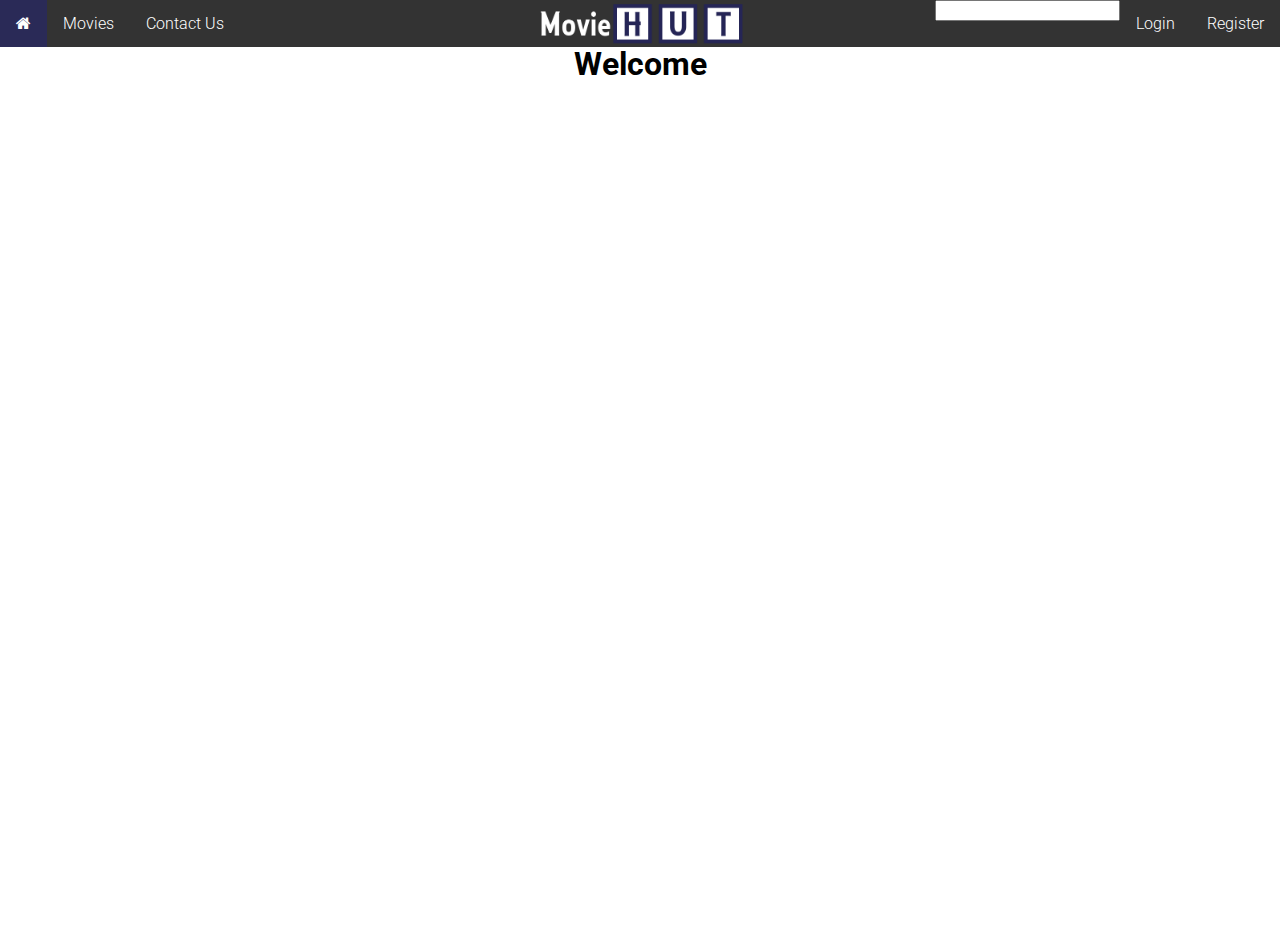
<file: index.html>
<!DOCTYPE html>
<html>
<head>
	<title>Movie H U T</title>
	<meta charset="UTF-8">
	<meta name="viewport" content="width=device-width, initial-scale=1.0">

	<!-- Favicon -->
	<link rel="apple-touch-icon" sizes="76x76" href="Images/Logo/Favicon/apple-touch-icon.png">
	<link rel="icon" type="image/png" sizes="32x32" href="Images/Logo/Favicon/favicon-32x32.png">
	<link rel="icon" type="image/png" sizes="16x16" href="Images/Logo/Favicon/favicon-16x16.png">
	<link rel="manifest" href="Images/Logo/Favicon/site.webmanifest">
	<link rel="mask-icon" href="Images/Logo/Favicon/safari-pinned-tab.svg" color="#5bbad5">
	<meta name="msapplication-TileColor" content="#da532c">
	<meta name="theme-color" content="#ffffff">

	<link rel="stylesheet" type="text/css" href="Style.css">
	<link href="https://fonts.googleapis.com/css?family=Roboto:100,100i,300,300i,400,400i,500,500i,700,700i,900,900i" rel="stylesheet">
	<link rel="stylesheet" href="https://cdnjs.cloudflare.com/ajax/libs/font-awesome/4.7.0/css/font-awesome.min.css">
</head>
<body>
	<ul class="navbar">
		<li class="navbar"><a class="navbar active" href="#home"><i class="fa fa-home" style="font-size:16px"></i></a></li>
		<li class="navbar dropdown">
			<a href="javascript:void(0)" class="dropbtn">Movies</a>
			<div class="dropdown-content">
				<a href="#">Reserve Now</a>
				<a href="#">Upcomings</a>
				<a href="#">Image Gallery</a>
			</div>
		</li>
		<li class="navbar"><a class="navbar" href="About.html">Contact Us</a></li>
		<li class="navbar_logo"><img src="Images/Logo/MovieHut Logo White.png" class="logo" width="40%" height="40%"></li>
		<li class="navbar_right"><a class="navbar" href="#Register">Register</a></li>
		<li class="navbar_right"><a class="navbar" href="#Login">Login</a></li>
		<li class="navbar_right"><input type="text" name="search" placeholder="&#xf002 Search"></li>
	</ul>
	<h1 align="center">Welcome</h1>

</body>
</html>
</file>
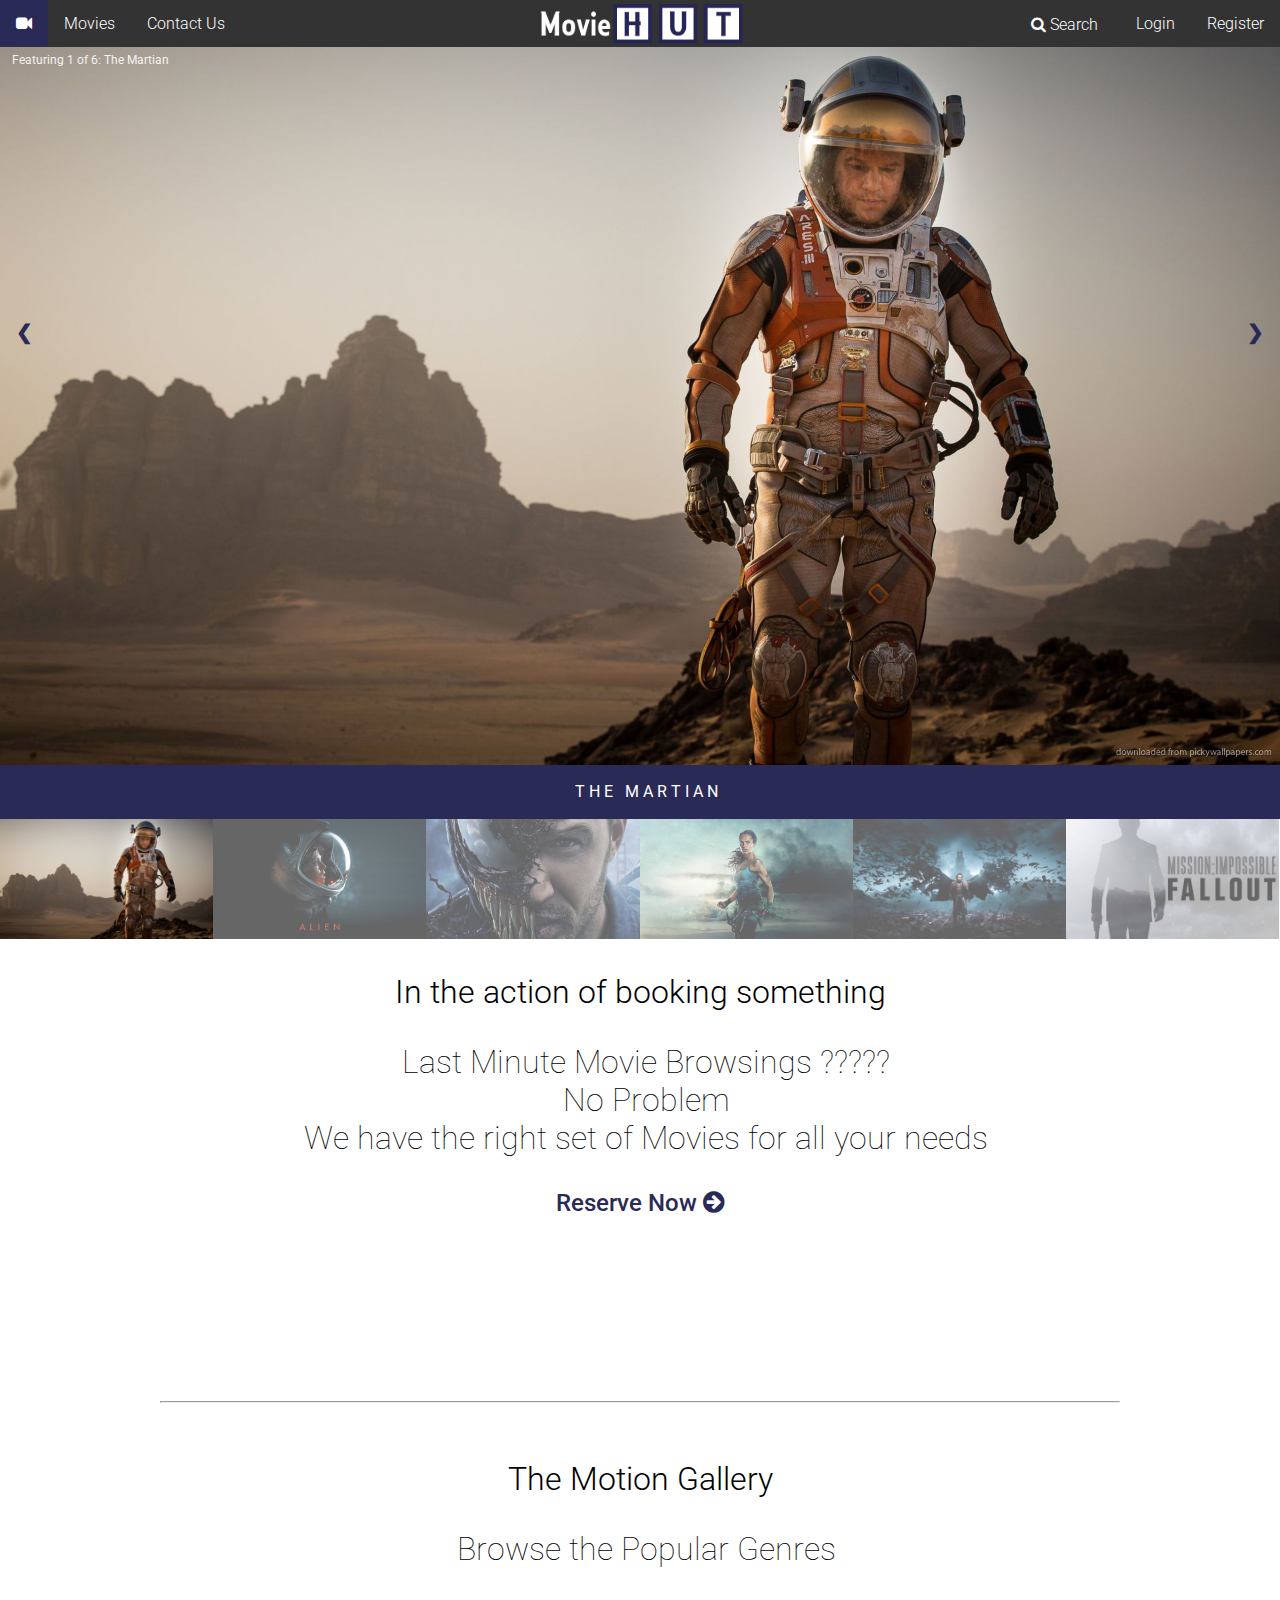
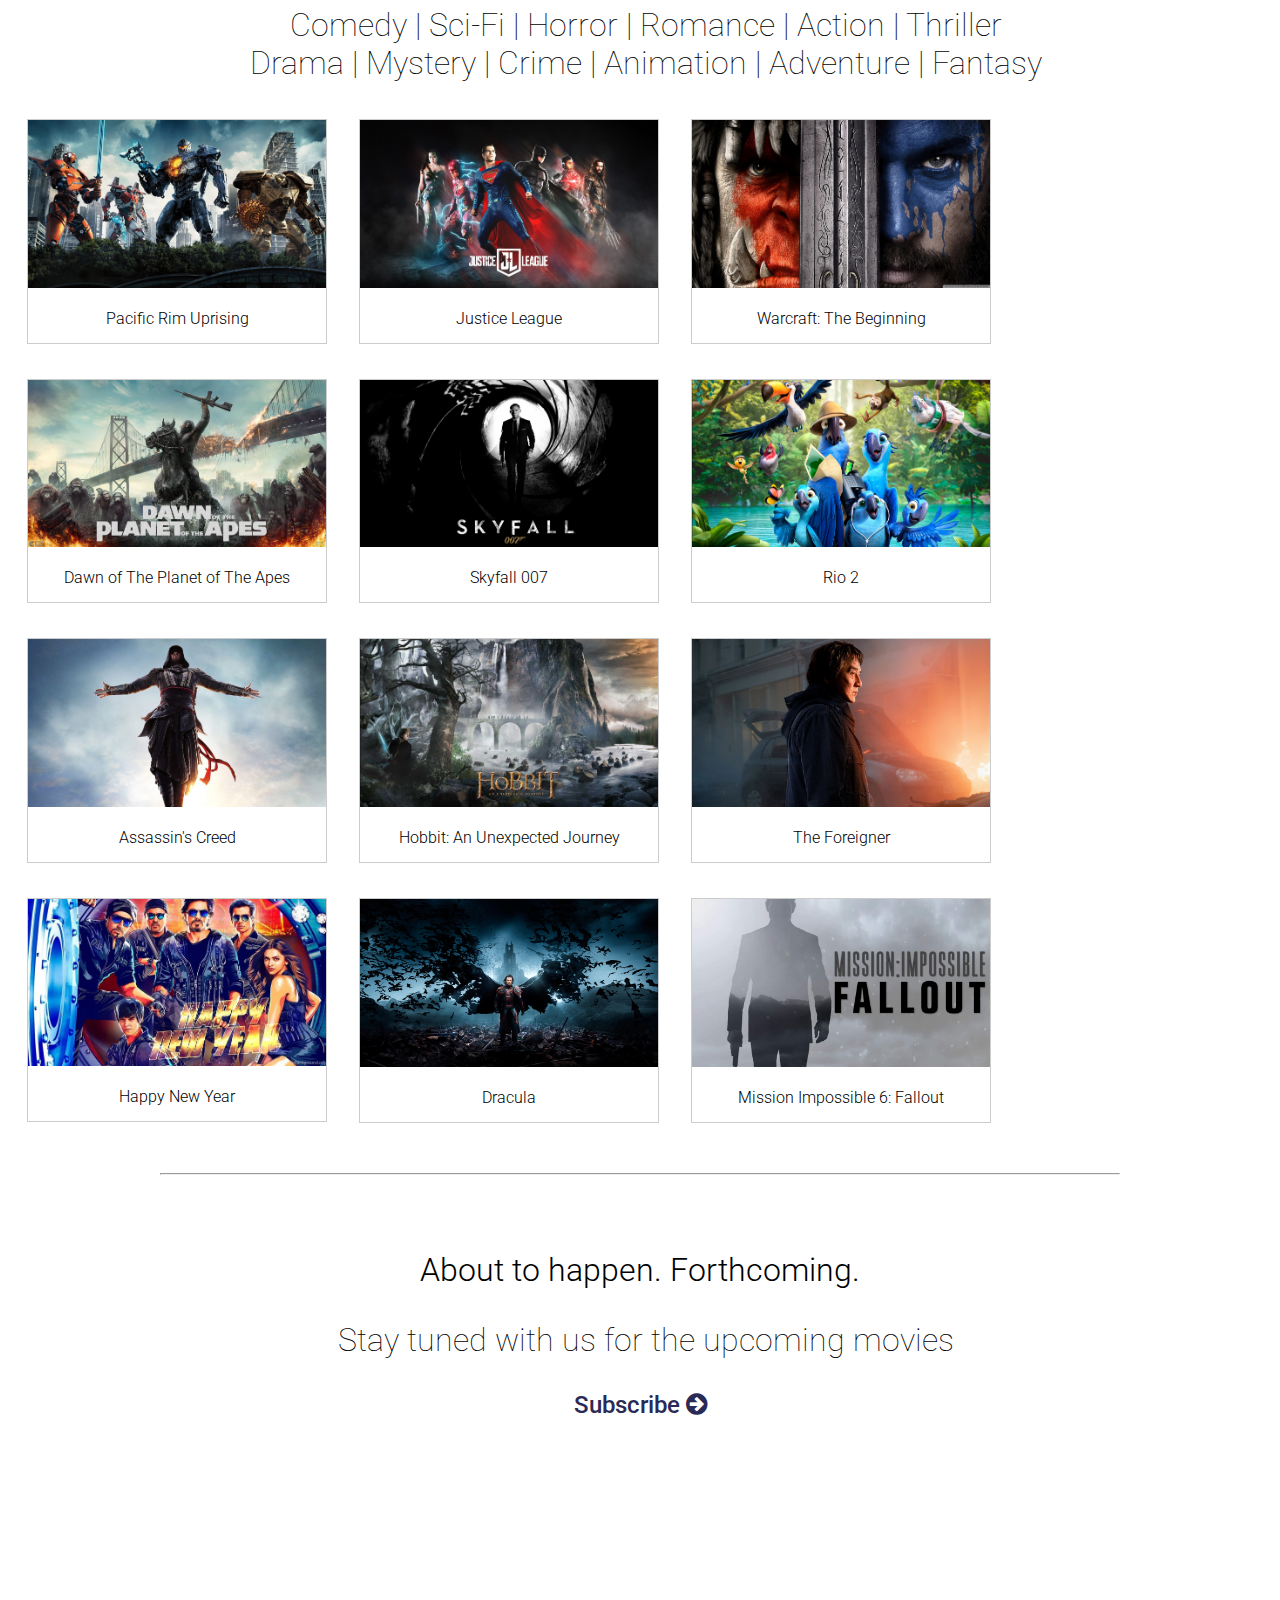
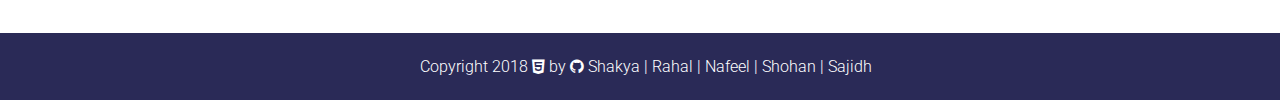
<file: Index.html>
<!DOCTYPE html>
<html>
<head>
	<title>Movie H U T</title>
	<meta charset="UTF-8">
	<meta name="viewport" content="width=device-width, initial-scale=1.0">

	<!-- Favicon -->
	<link rel="apple-touch-icon" sizes="76x76" href="Images/Logo/Favicon/apple-touch-icon.png">
	<link rel="icon" type="image/png" sizes="32x32" href="Images/Logo/Favicon/favicon-32x32.png">
	<link rel="icon" type="image/png" sizes="16x16" href="Images/Logo/Favicon/favicon-16x16.png">
	<link rel="manifest" href="Images/Logo/Favicon/site.webmanifest">
	<link rel="mask-icon" href="Images/Logo/Favicon/safari-pinned-tab.svg" color="#5bbad5">
	<meta name="msapplication-TileColor" content="#da532c">
	<meta name="theme-color" content="#ffffff">

	<link rel="stylesheet" type="text/css" href="Style.css">
	<link href="https://fonts.googleapis.com/css?family=Roboto:100,100i,300,300i,400,400i,500,500i,700,700i,900,900i" rel="stylesheet">
	<link rel="stylesheet" href="https://cdnjs.cloudflare.com/ajax/libs/font-awesome/4.7.0/css/font-awesome.min.css">
</head>
<body>

	<!-- Navigation Bar -->
	<ul class="navbar">
		<li class="navbar"><a class="navbar active" href="Index.html"><i class="fa fa-video-camera" style="font-size:16px"></i></a></li>
		<li class="navbar dropdown">
			<a href="javascript:void(0)" class="dropbtn">Movies</a>
			<div class="dropdown-content">
				<a href="#Reserve">Reserve Now</a>
				<a href="#IMG_Gallery">Motion Gallery</a>
				<a href="#Upcomings">Upcomings</a>
			</div>
		</li>
		<li class="navbar"><a class="navbar" href="Contact Us.html">Contact Us</a></li>
		<li class="navbar_logo"><img src="Images/Logo/MovieHut Logo White.png" class="logo" width="40%" height="40%"></li>
		<li class="navbar_right"><a class="navbar" href="Register.html">Register</a></li>
		<li class="navbar_right"><a class="navbar" href="Login.html">Login</a></li>
		<li class="navbar_right"><input type="text" name="search" placeholder="&#xf002 Search" class="Search"></li>
	</ul>

	<!-- Slideshow Gallery -->
	<!-- Container for the image gallery -->
	<div class="slideshow">

	  <!-- Full-width images with number text -->
	  <div class="mySlides">
	    <div class="numbertext">Featuring 1 of 6: The Martian</div>
	      <img src="Images/Background/Martian.jpg" style="width:100%">
	  </div>

	  <div class="mySlides">
	    <div class="numbertext">Featuring 2 of 6: Alien</div>
	      <img src="Images/Background/Alien.jpg" style="width:100%">
	  </div>

	  <div class="mySlides">
	    <div class="numbertext">Featuring 3 of 6: Venom</div>
	      <img src="Images/Background/Venom.jpg" style="width:100%">
	  </div>

	  <div class="mySlides">
	    <div class="numbertext">Featuring 4 of 6: Tomb Raider</div>
	      <img src="Images/Background/Tomb Raider.jpg" style="width:100%">
	  </div>

	  <div class="mySlides">
	    <div class="numbertext">Featuring 5 of 6: Dracula</div>
	      <img src="Images/Background/Dracula.jpg" style="width:100%">
	  </div>

	  <div class="mySlides">
	    <div class="numbertext" style="color: black;">Featuring 6 of 6: Mission Impossible Fallout</div>
	      <img src="Images/Background/MI6.jpg" style="width:100%">
	  </div>

	  <!-- Next and previous buttons -->
	  <a class="prev" onclick="plusSlides(-1)">&#10094;</a>
	  <a class="next" onclick="plusSlides(1)">&#10095;</a>

	  <!-- Image text -->
	  <div class="caption-container">
	    <p id="caption"></p>
	  </div>

	  <!-- Thumbnail images -->
	  <div class="row">
	    <div class="column">
	      <img class="demo cursor" src="Images/Background/Martian.jpg" style="width:100%" onclick="currentSlide(1)" alt="T H E &nbsp M A R T I A N">
	    </div>
	    <div class="column"> 
	      <img class="demo cursor" src="Images/Background/Alien.jpg" style="width:100%" onclick="currentSlide(2)" alt="A L I E N">
	    </div>
	    <div class="column">
	      <img class="demo cursor" src="Images/Background/Venom.jpg" style="width:100%" onclick="currentSlide(3)" alt="V E N O M">
	    </div>
	    <div class="column">
	      <img class="demo cursor" src="Images/Background/Tomb Raider.jpg" style="width:100%" onclick="currentSlide(4)" alt="T O M B &nbsp R A I D E R">
	    </div>
	    <div class="column">
	      <img class="demo cursor" src="Images/Background/Dracula.jpg" style="width:100%" onclick="currentSlide(5)" alt="D R A C U L A &nbsp : &nbsp T H E &nbsp U N T O L D">
	    </div> 
	    <div class="column">
	      <img class="demo cursor" src="Images/Background/MI6.jpg" style="width:100%" onclick="currentSlide(6)" alt="M I S S I O N &nbsp I M P O S S I B L E &nbsp 6 &nbsp : &nbsp F A L L O U T">
	    </div>
	  </div>
	</div>

	<!-- Javascript link to Slideshow Gallery -->
	<script src="Slideshow.js" type="text/javascript"></script>

	<div class="container" id="Reserve">
		<br>
		<h1>In the action of booking something</h1>
		<p>Last Minute Movie Browsings ????? <br> No Problem <br> We have the right set of Movies for all your needs</p>
		<a href="Login.html">Reserve Now <i class="fa fa-arrow-circle-right" style="font-size:25px;color:#2a2a57"></i></a>
	</div>

	<hr width="75%">

	<div id="IMG_Gallery" class="container" style="height: 100%;">
		<br>
		<br>
		<h1 id="Reserve">The Motion Gallery</h1>
		<p>Browse the Popular Genres<br> <br>
		Comedy | Sci-Fi | Horror | Romance | Action | Thriller <br>
		Drama | Mystery | Crime | Animation | Adventure | Fantasy</p>

	<!-- Image Gallery -->
		<div class="gallery">
		  <a target="_blank" href="#">
		    <img src="Images/Background/Pacific Rim.jpg" alt="Pacific Rim" width="300" height="200">
		  </a>
		  <div class="desc"">Pacific Rim Uprising</div>
		</div>

		<div class="gallery">
		  <a target="_blank" href="#">
		    <img src="Images/Background/Justice League.jpg" alt="Justice League" width="300" height="200">
		  </a>
		  <div class="desc">Justice League</div>
		</div>

		<div class="gallery">
		  <a target="_blank" href="#">
		    <img src="Images/Background/Warcraft.jpg" alt="Warcraft" width="300" height="200">
		  </a>
		  <div class="desc">Warcraft: The Beginning</div>
		</div>

		<div class="gallery">
		  <a target="_blank" href="#">
		    <img src="Images/Background/Dawn of The Planet of The Apes.jpg" alt="Dawn of The Planet of The Apes" width="300" height="200">
		  </a>
		  <div class="desc">Dawn of The Planet of The Apes</div>
		</div>

		<div class="gallery">
		  <a target="_blank" href="#">
		    <img src="Images/Background/Skyfall 007.jpg" alt="Skyfall 007" width="300" height="200">
		  </a>
		  <div class="desc">Skyfall 007</div>
		</div>

		<div class="gallery">
		  <a target="_blank" href="#">
		    <img src="Images/Background/Rio 2.jpg" alt="Rio 2" width="300" height="200">
		  </a>
		  <div class="desc">Rio 2</div>
		</div>

		<div class="gallery">
		  <a target="_blank" href="#">
		    <img src="Images/Background/Assassins Creed.jpg" alt="Assassins Creed" width="300" height="200">
		  </a>
		  <div class="desc">Assassin's Creed</div>
		</div>

		<div class="gallery">
		  <a target="_blank" href="#">
		    <img src="Images/Background/Hobbit.jpg" alt="Hobbit" width="300" height="200">
		  </a>
		  <div class="desc">Hobbit: An Unexpected Journey</div>
		</div>

		<div class="gallery">
		  <a target="_blank" href="#">
		    <img src="Images/Background/Foreigner.jpg" alt="Foreigner" width="300" height="200">
		  </a>
		  <div class="desc">The Foreigner</div>
		</div>

		<div class="gallery">
		  <a target="_blank" href="#">
		    <img src="Images/Background/Happy New Year.jpg" alt="Happy New Year" width="300" height="200">
		  </a>
		  <div class="desc">Happy New Year</div>
		</div>

		<div class="gallery">
		  <a target="_blank" href="#">
		    <img src="Images/Background/Dracula.jpg" alt="Dracula" width="300" height="200">
		  </a>
		  <div class="desc">Dracula</div>
		</div>
		
		<div class="gallery">
		  <a target="_blank" href="#">
		    <img src="Images/Background/MI6.jpg" alt="Mission Impossible Fallout" width="300" height="200">
		  </a>
		  <div class="desc">Mission Impossible 6: Fallout</div>
		</div>

	</div>

	<hr width="75%">

	<div class="container">
		<br>
		<br>
		<br>
		<h1 id="Upcomings">About to happen. Forthcoming.</h1>
		<p>Stay tuned with us for the upcoming movies</p>
		<a href="Contact Us.html">Subscribe <i class="fa fa-arrow-circle-right" style="font-size:25px;color:#2a2a57"></i></a>
	</div>
	
	<div class="footer">
	  <p>Copyright 2018 <i class="fa fa-html5"></i> by <i class="fa fa-github"></i> Shakya | Rahal | Nafeel | Shohan | Sajidh</p>
	</div>

</body>
</html>
</file>
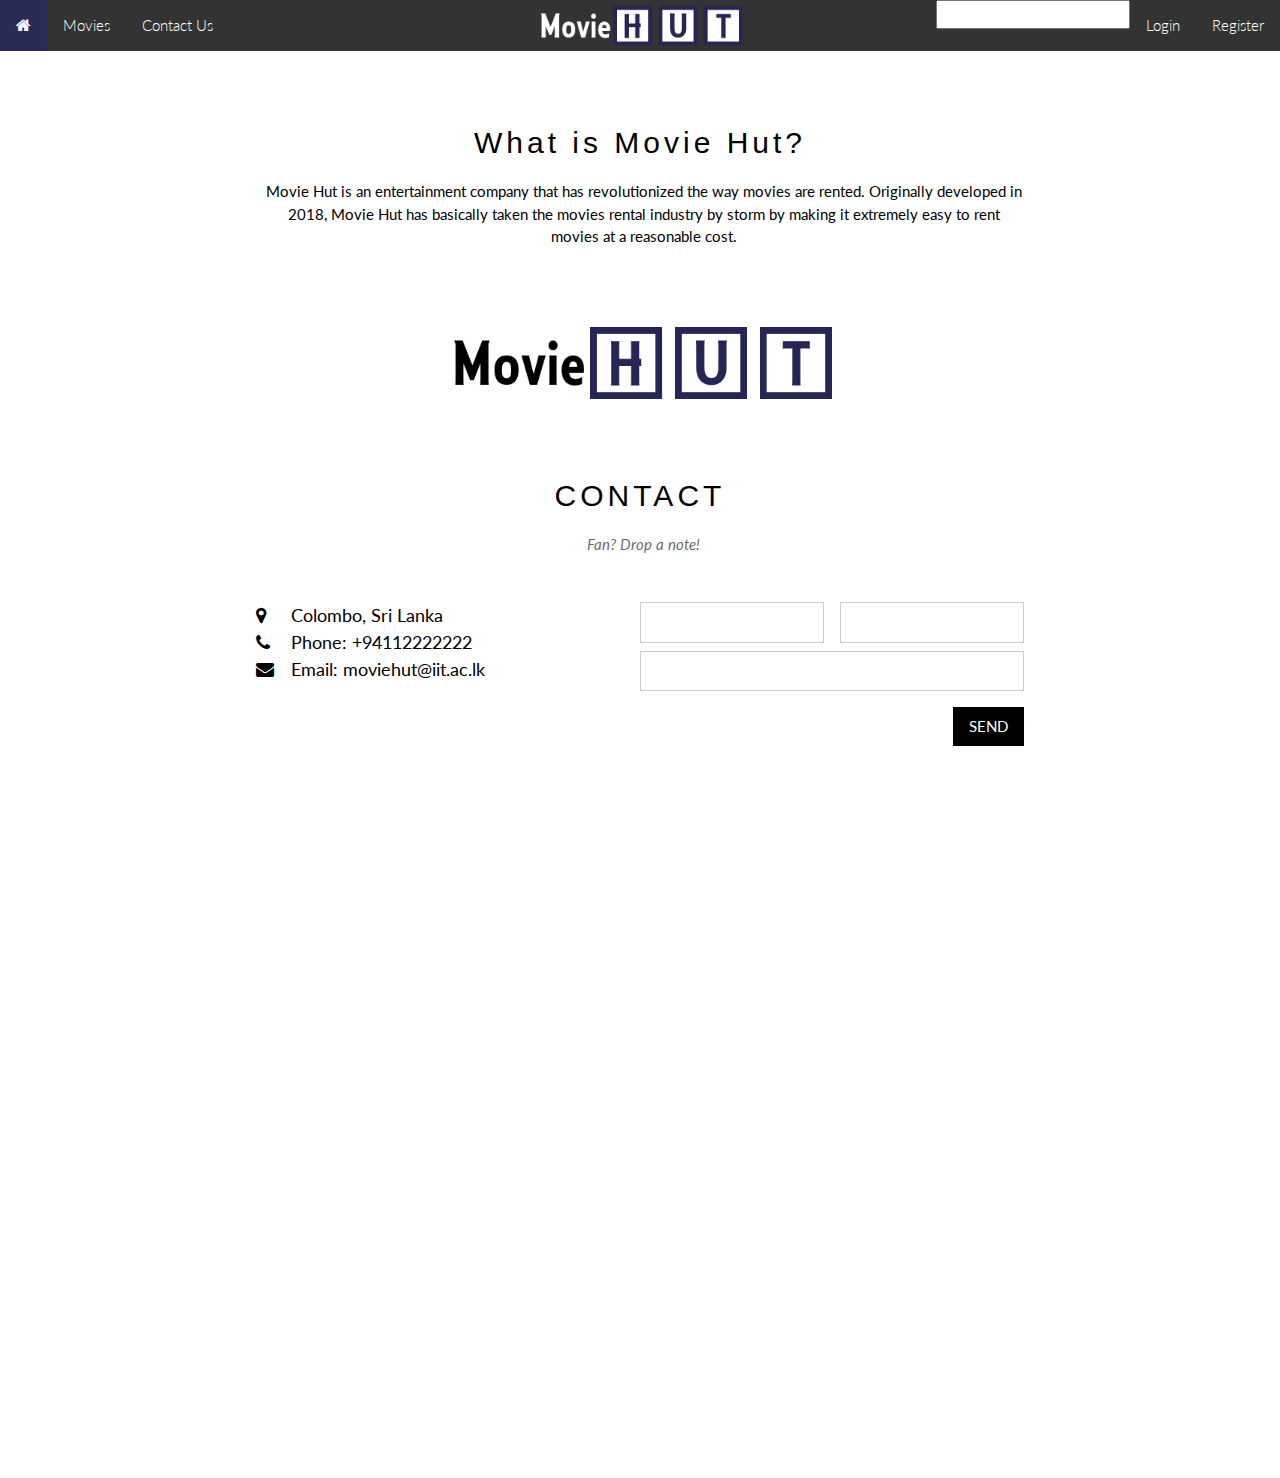
<file: about.html>
<!DOCTYPE html>
<html>
<title>About</title>
  <meta charset="UTF-8">
  <meta name="viewport" content="width=device-width, initial-scale=1">
  <link rel="stylesheet" type="text/css" href="Style.css">
  <link rel="stylesheet" href="https://www.w3schools.com/w3css/4/w3.css">
  <link rel="stylesheet" href="https://fonts.googleapis.com/css?family=Lato">
  <link rel="stylesheet" href="https://cdnjs.cloudflare.com/ajax/libs/font-awesome/4.7.0/css/font-awesome.min.css">
  
  <style>
  body {font-family: "Lato", sans-serif}
  .mySlides {display: none}
  </style>

<body>
  <ul class="navbar">
    <li class="navbar"><a class="navbar active" href="#home"><i class="fa fa-home" style="font-size:16px"></i></a></li>
    <li class="navbar dropdown">
      <a href="javascript:void(0)" class="dropbtn">Movies</a>
      <div class="dropdown-content">
        <a href="#">Reserve Now</a>
        <a href="#">Upcomings</a>
        <a href="#">Image Gallery</a>
      </div>
    </li>
    <li class="navbar"><a class="navbar" href="About.html">Contact Us</a></li>
    <li class="navbar_logo"><img src="Images/Logo/MovieHut Logo White.png" class="logo" width="40%" height="40%"></li>
    <li class="navbar_right"><a class="navbar" href="#Register">Register</a></li>
    <li class="navbar_right"><a class="navbar" href="#Login">Login</a></li>
    <li class="navbar_right"><input type="text" name="search" placeholder="&#xf002 Search"></li>
  </ul>


  <!-- Page content -->
  <div class="w3-content" style="max-width:2000px;margin-top:46px">

    <!-- The introduction Section -->
    <div class="w3-container w3-content w3-center w3-padding-64" style="max-width:800px" id="band">
      <h2 class="w3-wide">What is Movie Hut?</h2>

      <p class="w3-opacity"><i></i></p>
      <p class="w3-center">Movie Hut is an entertainment company that has revolutionized the way movies are rented. Originally developed in 2018, Movie Hut has basically taken the movies rental industry by storm by making it extremely easy to rent movies at a reasonable cost.
      </p>
    </div>

    <div class="w3-center">
      <div class="w3-center">
        <img src="Images/Logo/MovieHut Logo.png" class="w3-center" alt="unnamed" style="width:30%">
      </div>
    </div>
  
  <!-- The Contact Section -->
  <div class="w3-container w3-content w3-padding-64" style="max-width:800px" id="contact">
    <h2 class="w3-wide w3-center">CONTACT</h2>
    <p class="w3-opacity w3-center"><i>Fan? Drop a note!</i></p>
    <div class="w3-row w3-padding-32">
      <div class="w3-col m6 w3-large w3-margin-bottom">
        <i class="fa fa-map-marker" style="width:30px"></i> Colombo, Sri Lanka<br>
        <i class="fa fa-phone" style="width:30px"></i> Phone: +94112222222<br>
        <i class="fa fa-envelope" style="width:30px"> </i> Email: moviehut@iit.ac.lk<br>
      </div>
      <div class="w3-col m6">
        <form action="/action_page.php" target="_blank">
          <div class="w3-row-padding" style="margin:0 -16px 8px -16px">
            <div class="w3-half">
              <input class="w3-input w3-border" type="text" placeholder="Name" required name="Name">
            </div>
            <div class="w3-half">
              <input class="w3-input w3-border" type="text" placeholder="Email" required name="Email">
            </div>
          </div>
          <input class="w3-input w3-border" type="text" placeholder="Message" required name="Message">
          <button class="w3-button w3-black w3-section w3-right" type="submit">SEND</button>
        </form>
      </div>
    </div>
  </div>
  
<!-- End Page Content -->

<!-- Add Google Maps -->
<p><iframe src="https://www.google.com/maps/embed?pb=!1m18!1m12!1m3!1d3961.211234065176!2d79.85766181431742!3d6.865271495038841!2m3!1f0!2f0!3f0!3m2!1i1024!2i768!4f13.1!3m3!1m2!1s0x3ae25ba4e617b3d9%3A0xd5a3b0418f1cf497!2sInformatics+Institute+of+Technology+(IIT)!5e0!3m2!1sen!2slk!4v1534437220936" width="1350" height="600" frameborder="0" style="border:0" allowfullscreen></iframe>
</p>
</body>
</html>
</file>
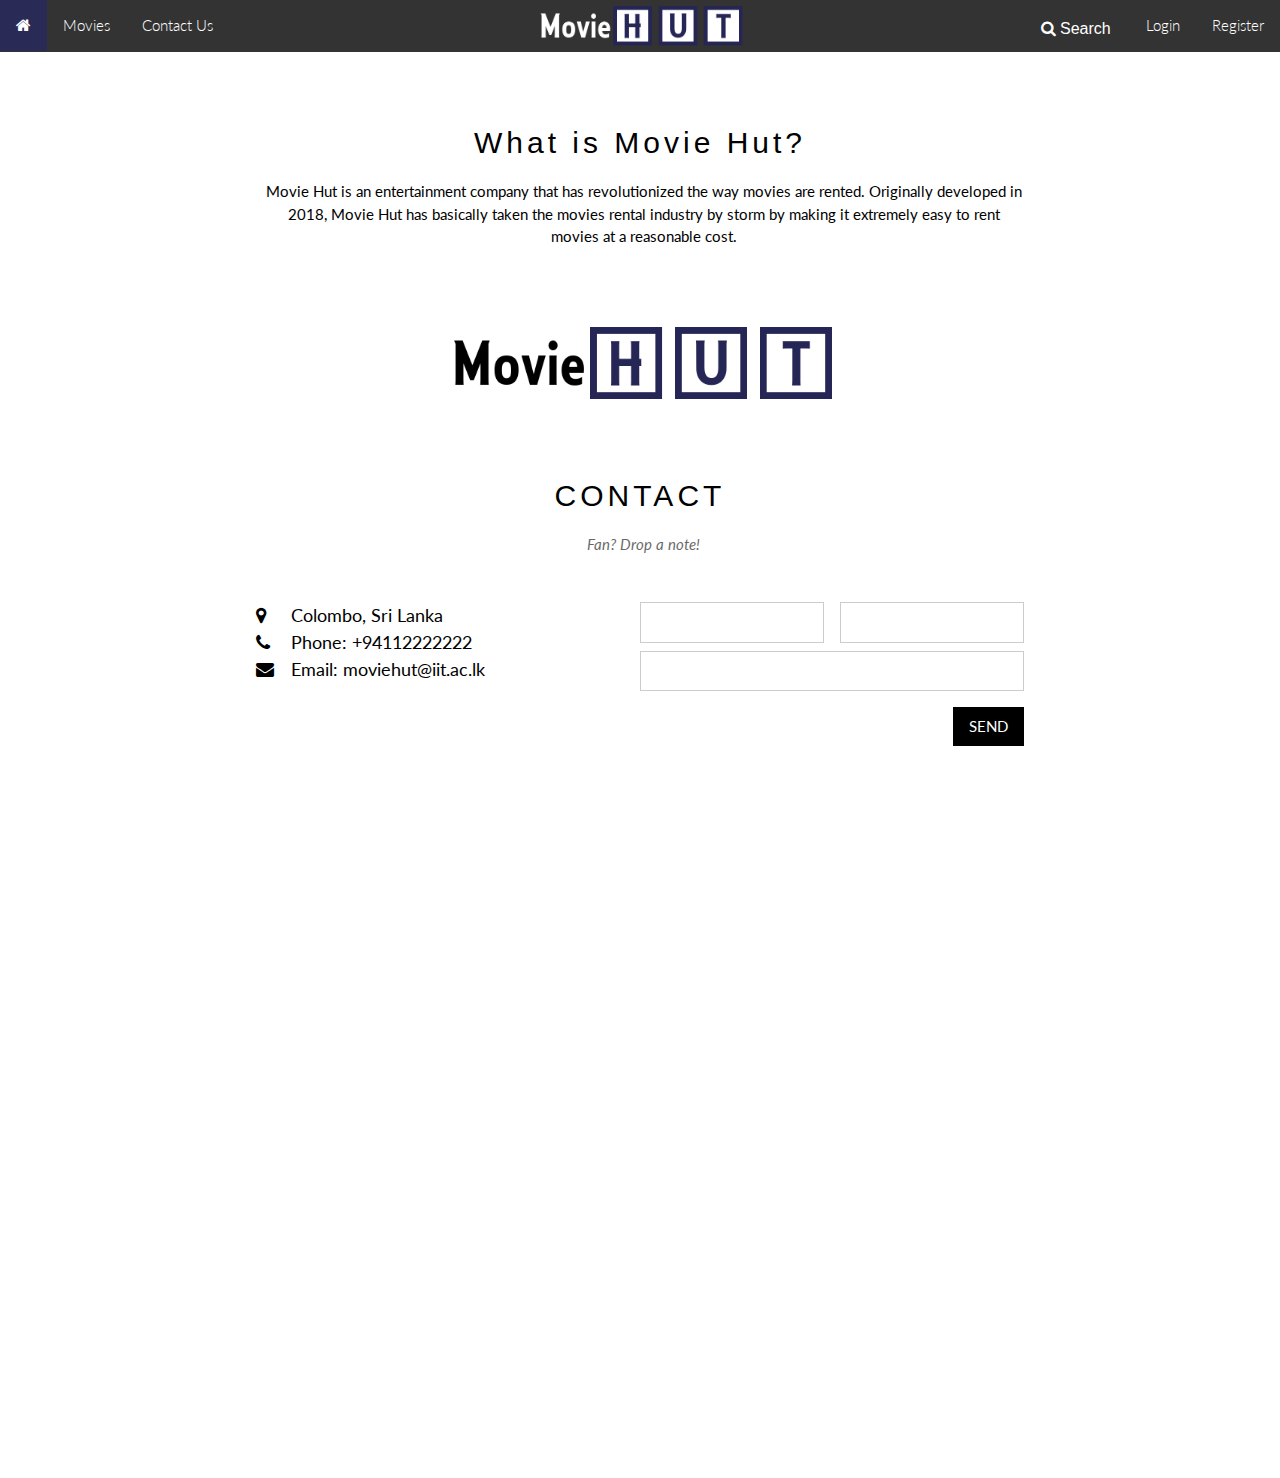
<file: About.html>
<!DOCTYPE html>
<html>
<title>About</title>
  <meta charset="UTF-8">
  <meta name="viewport" content="width=device-width, initial-scale=1">
  <link rel="stylesheet" type="text/css" href="Style.css">
  <link rel="stylesheet" href="https://www.w3schools.com/w3css/4/w3.css">
  <link rel="stylesheet" href="https://fonts.googleapis.com/css?family=Lato">
  <link rel="stylesheet" href="https://cdnjs.cloudflare.com/ajax/libs/font-awesome/4.7.0/css/font-awesome.min.css">
  
  <style>
  body {font-family: "Lato", sans-serif}
  .mySlides {display: none}
  </style>

<body>
  <ul class="navbar">
    <li class="navbar"><a class="navbar active" href="Index.html"><i class="fa fa-home" style="font-size:16px"></i></a></li>
    <li class="navbar dropdown">
      <a href="javascript:void(0)" class="dropbtn">Movies</a>
      <div class="dropdown-content">
        <a href="#">Reserve Now</a>
        <a href="#">Upcomings</a>
        <a href="#">Image Gallery</a>
      </div>
    </li>
    <li class="navbar"><a class="navbar" href="About.html">Contact Us</a></li>
    <li class="navbar_logo"><img src="Images/Logo/MovieHut Logo White.png" class="logo" width="40%" height="40%"></li>
    <li class="navbar_right"><a class="navbar" href="#Register">Register</a></li>
    <li class="navbar_right"><a class="navbar" href="#Login">Login</a></li>
    <li class="navbar_right"><input type="text" name="search" placeholder="&#xf002 Search" class="Search"></li>
  </ul>


  <!-- Page content -->
  <div class="w3-content" style="max-width:2000px;margin-top:46px">

    <!-- The introduction Section -->
    <div class="w3-container w3-content w3-center w3-padding-64" style="max-width:800px" id="band">
      <h2 class="w3-wide">What is Movie Hut?</h2>

      <p class="w3-opacity"><i></i></p>
      <p class="w3-center">Movie Hut is an entertainment company that has revolutionized the way movies are rented. Originally developed in 2018, Movie Hut has basically taken the movies rental industry by storm by making it extremely easy to rent movies at a reasonable cost.
      </p>
    </div>

    <div class="w3-center">
      <div class="w3-center">
        <img src="Images/Logo/MovieHut Logo.png" class="w3-center" alt="unnamed" style="width:30%">
      </div>
    </div>
  
  <!-- The Contact Section -->
  <div class="w3-container w3-content w3-padding-64" style="max-width:800px" id="contact">
    <h2 class="w3-wide w3-center">CONTACT</h2>
    <p class="w3-opacity w3-center"><i>Fan? Drop a note!</i></p>
    <div class="w3-row w3-padding-32">
      <div class="w3-col m6 w3-large w3-margin-bottom">
        <i class="fa fa-map-marker" style="width:30px"></i> Colombo, Sri Lanka<br>
        <i class="fa fa-phone" style="width:30px"></i> Phone: +94112222222<br>
        <i class="fa fa-envelope" style="width:30px"> </i> Email: moviehut@iit.ac.lk<br>
      </div>
      <div class="w3-col m6">
        <form action="/action_page.php" target="_blank">
          <div class="w3-row-padding" style="margin:0 -16px 8px -16px">
            <div class="w3-half">
              <input class="w3-input w3-border" type="text" placeholder="Name" required name="Name">
            </div>
            <div class="w3-half">
              <input class="w3-input w3-border" type="text" placeholder="Email" required name="Email">
            </div>
          </div>
          <input class="w3-input w3-border" type="text" placeholder="Message" required name="Message">
          <button class="w3-button w3-black w3-section w3-right" type="submit">SEND</button>
        </form>
      </div>
    </div>
  </div>
  
<!-- End Page Content -->

<!-- Add Google Maps -->
<p><iframe src="https://www.google.com/maps/embed?pb=!1m18!1m12!1m3!1d3961.211234065176!2d79.85766181431742!3d6.865271495038841!2m3!1f0!2f0!3f0!3m2!1i1024!2i768!4f13.1!3m3!1m2!1s0x3ae25ba4e617b3d9%3A0xd5a3b0418f1cf497!2sInformatics+Institute+of+Technology+(IIT)!5e0!3m2!1sen!2slk!4v1534437220936" width="1350" height="600" frameborder="0" style="border:0" allowfullscreen></iframe>
</p>
</body>
</html>
</file>
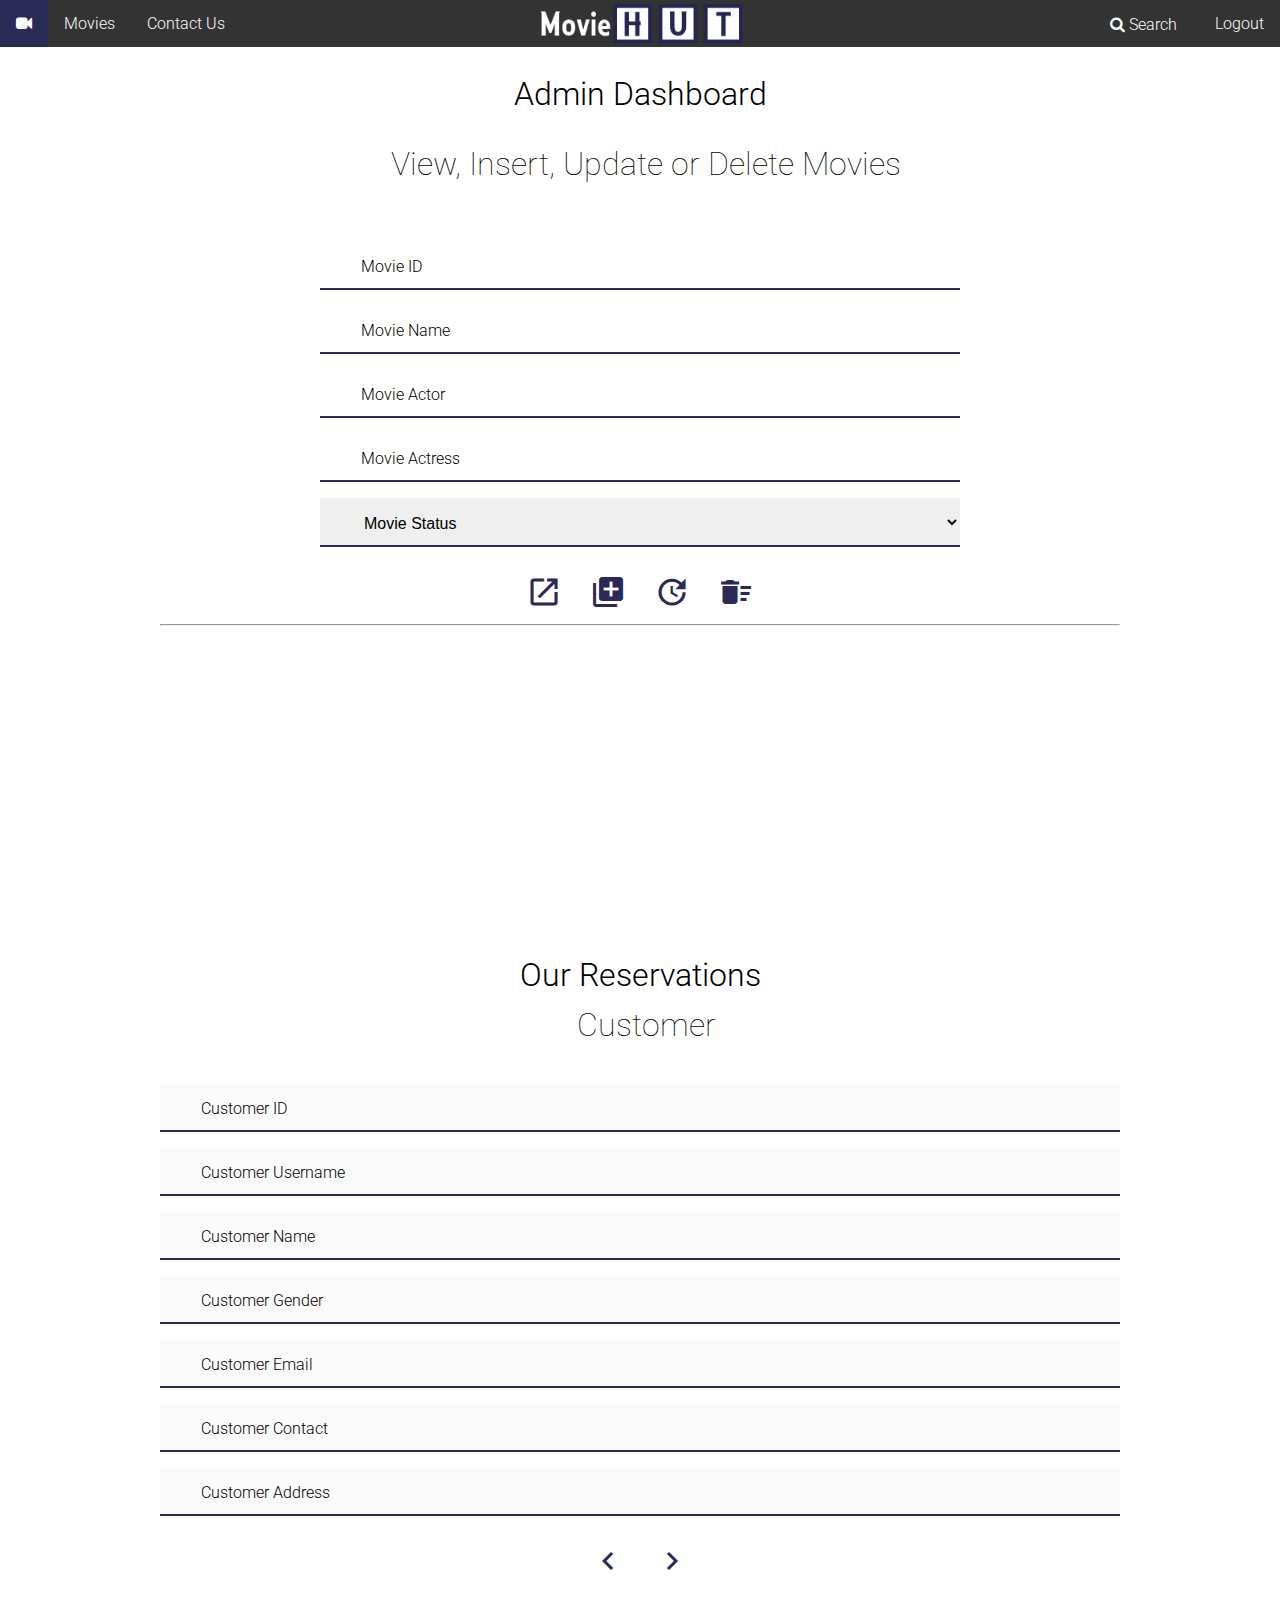
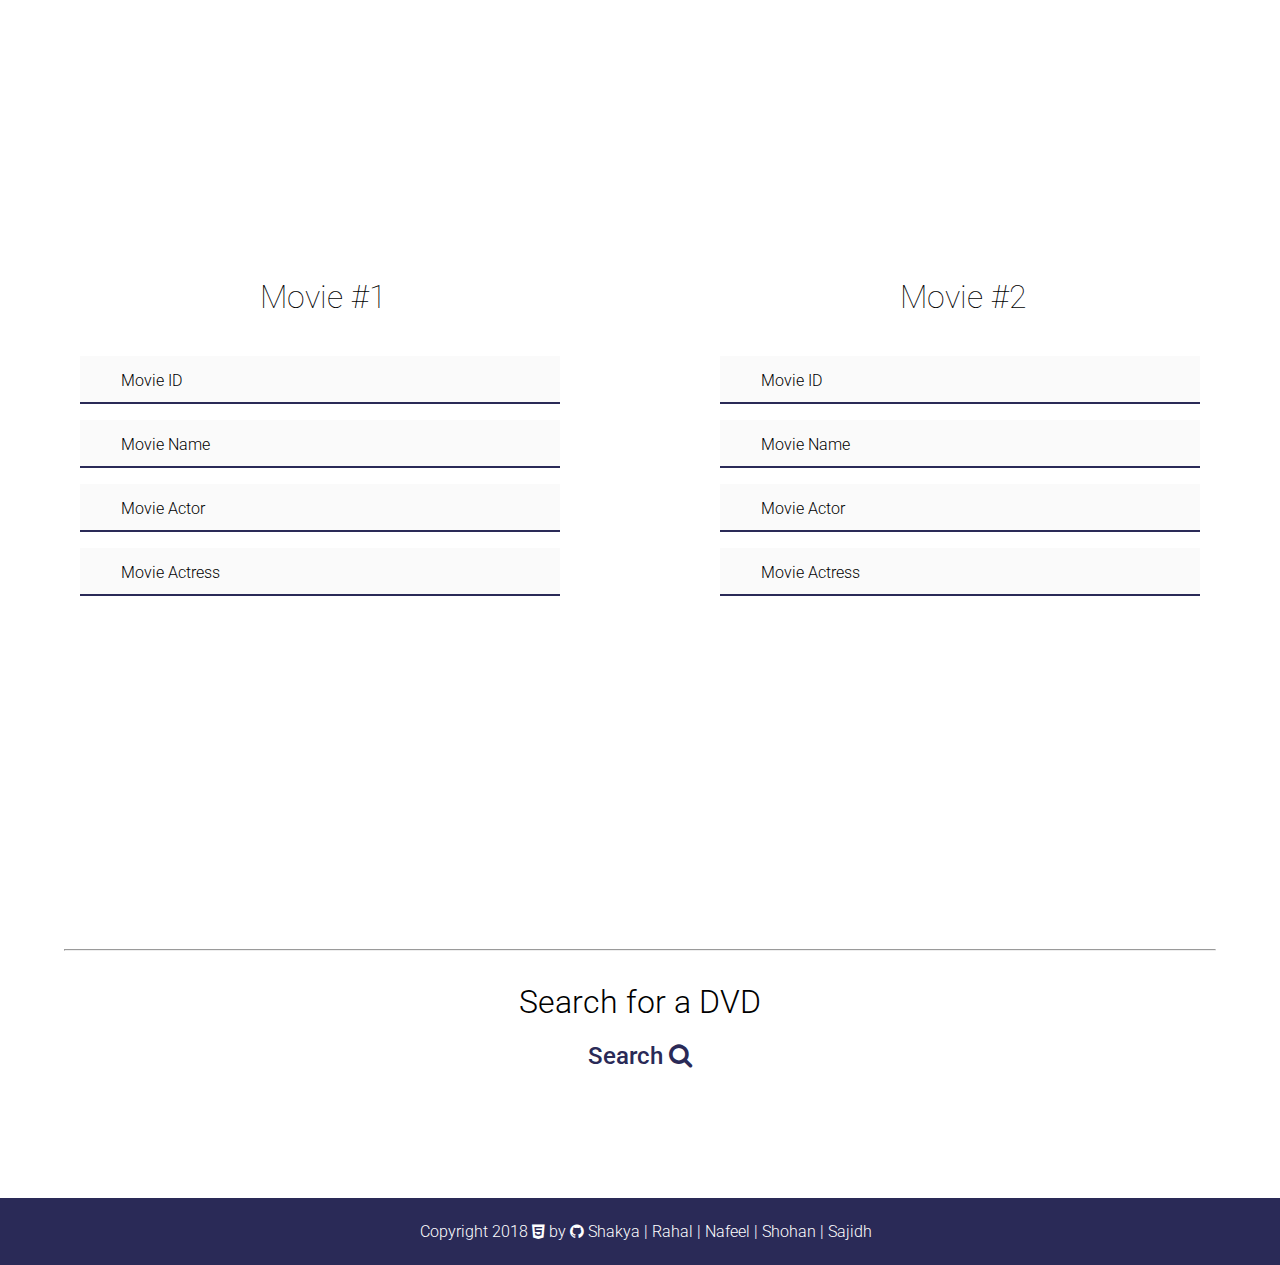
<file: Admin.html>
<!DOCTYPE html>
<html>
<head>
	<title>Admin H U T</title>
	<meta charset="UTF-8">
	<meta name="viewport" content="width=device-width, initial-scale=1.0">

	<!-- Favicon -->
	<link rel="apple-touch-icon" sizes="76x76" href="Images/Logo/Favicon/apple-touch-icon.png">
	<link rel="icon" type="image/png" sizes="32x32" href="Images/Logo/Favicon/favicon-32x32.png">
	<link rel="icon" type="image/png" sizes="16x16" href="Images/Logo/Favicon/favicon-16x16.png">
	<link rel="manifest" href="Images/Logo/Favicon/site.webmanifest">
	<link rel="mask-icon" href="Images/Logo/Favicon/safari-pinned-tab.svg" color="#5bbad5">
	<meta name="msapplication-TileColor" content="#da532c">
	<meta name="theme-color" content="#ffffff">

	<link rel="stylesheet" type="text/css" href="Style.css">
	<link href="https://fonts.googleapis.com/css?family=Roboto:100,100i,300,300i,400,400i,500,500i,700,700i,900,900i" rel="stylesheet">
	<link rel="stylesheet" href="https://cdnjs.cloudflare.com/ajax/libs/font-awesome/4.7.0/css/font-awesome.min.css">
	<link href="https://fonts.googleapis.com/icon?family=Material+Icons" rel="stylesheet">
</head>
<body>

	<!-- Navigation Bar -->
	<ul class="navbar">
		<li class="navbar"><a class="navbar active" href="User.html"><i class="fa fa-video-camera" style="font-size:16px"></i></a></li>
		<li class="navbar dropdown">
			<a href="javascript:void(0)" class="dropbtn">Movies</a>
			<div class="dropdown-content">
				<a href="User.html#Reserve">Reserve Now</a>
				<a href="User.html#IMG_Gallery">Motion Gallery</a>
				<a href="User.html#Upcomings">Upcomings</a>
			</div>
		</li>
		<li class="navbar"><a class="navbar" href="Contact Us - User.html">Contact Us</a></li>
		<li class="navbar_logo"><img src="Images/Logo/MovieHut Logo White.png" class="logo" width="40%" height="40%"></li>
		<li class="navbar_right"><a class="navbar" href="#">Logout</a></li>
		<li class="navbar_right"><input type="text" name="search" placeholder="&#xf002 Search" class="Search"></li>
	</ul>

	<div class="container new_btn" style="height: 100%;">
		<br>
		<h1>Admin Dashboard</h1>
		<p>View, Insert, Update or Delete Movies</p>
		<br>

		<form>

		<input type="text" id="mid" name="mid" placeholder="Movie ID">
		<input type="text" id="mname" name="fname" placeholder="Movie Name">
		<input type="text" id="mactor" name="mactor" placeholder="Movie Actor">
		<input type="text" id="mactress" name="mactress" placeholder="Movie Actress">

		<select id="mstatus" name="mstatus">
			<option disabled selected value>Movie Status</option>
      		<option value="Available">Available</option>
      		<option value="Borrowed">Borrowed</option>
    	</select>
		
		<br>
		<br>
		<a href="Login.html"><i class="material-icons" style="font-size:36px;color:#2a2a57">open_in_new</i></a> &nbsp &nbsp &nbsp
		<a href="Login.html"><i class="material-icons" style="font-size:36px;color:#2a2a57">library_add</i></a> &nbsp &nbsp &nbsp
		<a href="Login.html"<i class="material-icons" style="font-size:36px;color:#2a2a57">update</i></a> &nbsp &nbsp &nbsp
		<a href="Login.html"><i class="material-icons" style="font-size:36px;color:#2a2a57">delete_sweep</i></a>
		</form>
	
	<hr width="75%">
	</div>

	<div class="container new_btn"  style="height: 100%;">
		<h1>Our Reservations</h1>

		<div class="container">
			<p>Customer</p>
			<form class="new_btn">

			<input type="text" id="cid" name="cid" placeholder="Customer ID" disabled style="width:75%;">
			<input type="text" id="cuser" name="cuser" placeholder="Customer Username" disabled style="width:75%;">
			<input type="text" id="cname" name="cname" placeholder="Customer Name" disabled style="width:75%;">
			<input type="text" id="cgender" name="cgender" placeholder="Customer Gender" disabled style="width:75%;">
			<input type="text" id="cemail" name="cemail" placeholder="Customer Email" disabled style="width:75%;">
			<input type="text" id="cnumber" name="cnumber" placeholder="Customer Contact" disabled style="width:75%;">
			<input type="text" id="caddress" name="caddress" placeholder="Customer Address" disabled style="width:75%;">
			
			<br>
			<br>
			<a href="Login.html"><i class="material-icons" style="font-size:36px;color:#2a2a57">navigate_before</i></a> &nbsp &nbsp &nbsp
			<a href="Login.html"><i class="material-icons" style="font-size:36px;color:#2a2a57">navigate_next</i></a>
			</form>
		</div>
	</div>

	<div class="container new_btn"  style="height: 75%;">
		<div class="half-container">
			<p>Movie #1</p>
			<form class="new_btn">

			<input type="text" id="mid" name="mid" placeholder="Movie ID" disabled style="width:75%;">
			<input type="text" id="mname" name="fname" placeholder="Movie Name" disabled style="width:75%;">
			<input type="text" id="mactor" name="mactor" placeholder="Movie Actor" disabled style="width:75%;">
			<input type="text" id="mactress" name="mactress" placeholder="Movie Actress" disabled style="width:75%;">

			</form>

		</div>

		<div class="half-container">
			<p>Movie #2</p>
			<form class="new_btn">

			<input type="text" id="mid" name="mid" placeholder="Movie ID" disabled style="width:75%;">
			<input type="text" id="mname" name="fname" placeholder="Movie Name" disabled style="width:75%;">
			<input type="text" id="mactor" name="mactor" placeholder="Movie Actor" disabled style="width:75%;">
			<input type="text" id="mactress" name="mactress" placeholder="Movie Actress" disabled style="width:75%;">
			
			</form>
		</div>
	</div>

	<hr width="90%">

	<div class="container" style="height:25%; top: 0;">
		<h1>Search for a DVD</h1>
		<a href="#search">Search <i class="fa fa-search" style="font-size:25px;color:#2a2a57"></i></a>
	</div>

	<div class="footer">
	  <p>Copyright 2018 <i class="fa fa-html5"></i> by <i class="fa fa-github"></i> Shakya | Rahal | Nafeel | Shohan | Sajidh</p>
	</div>

</body>
</html>
</file>
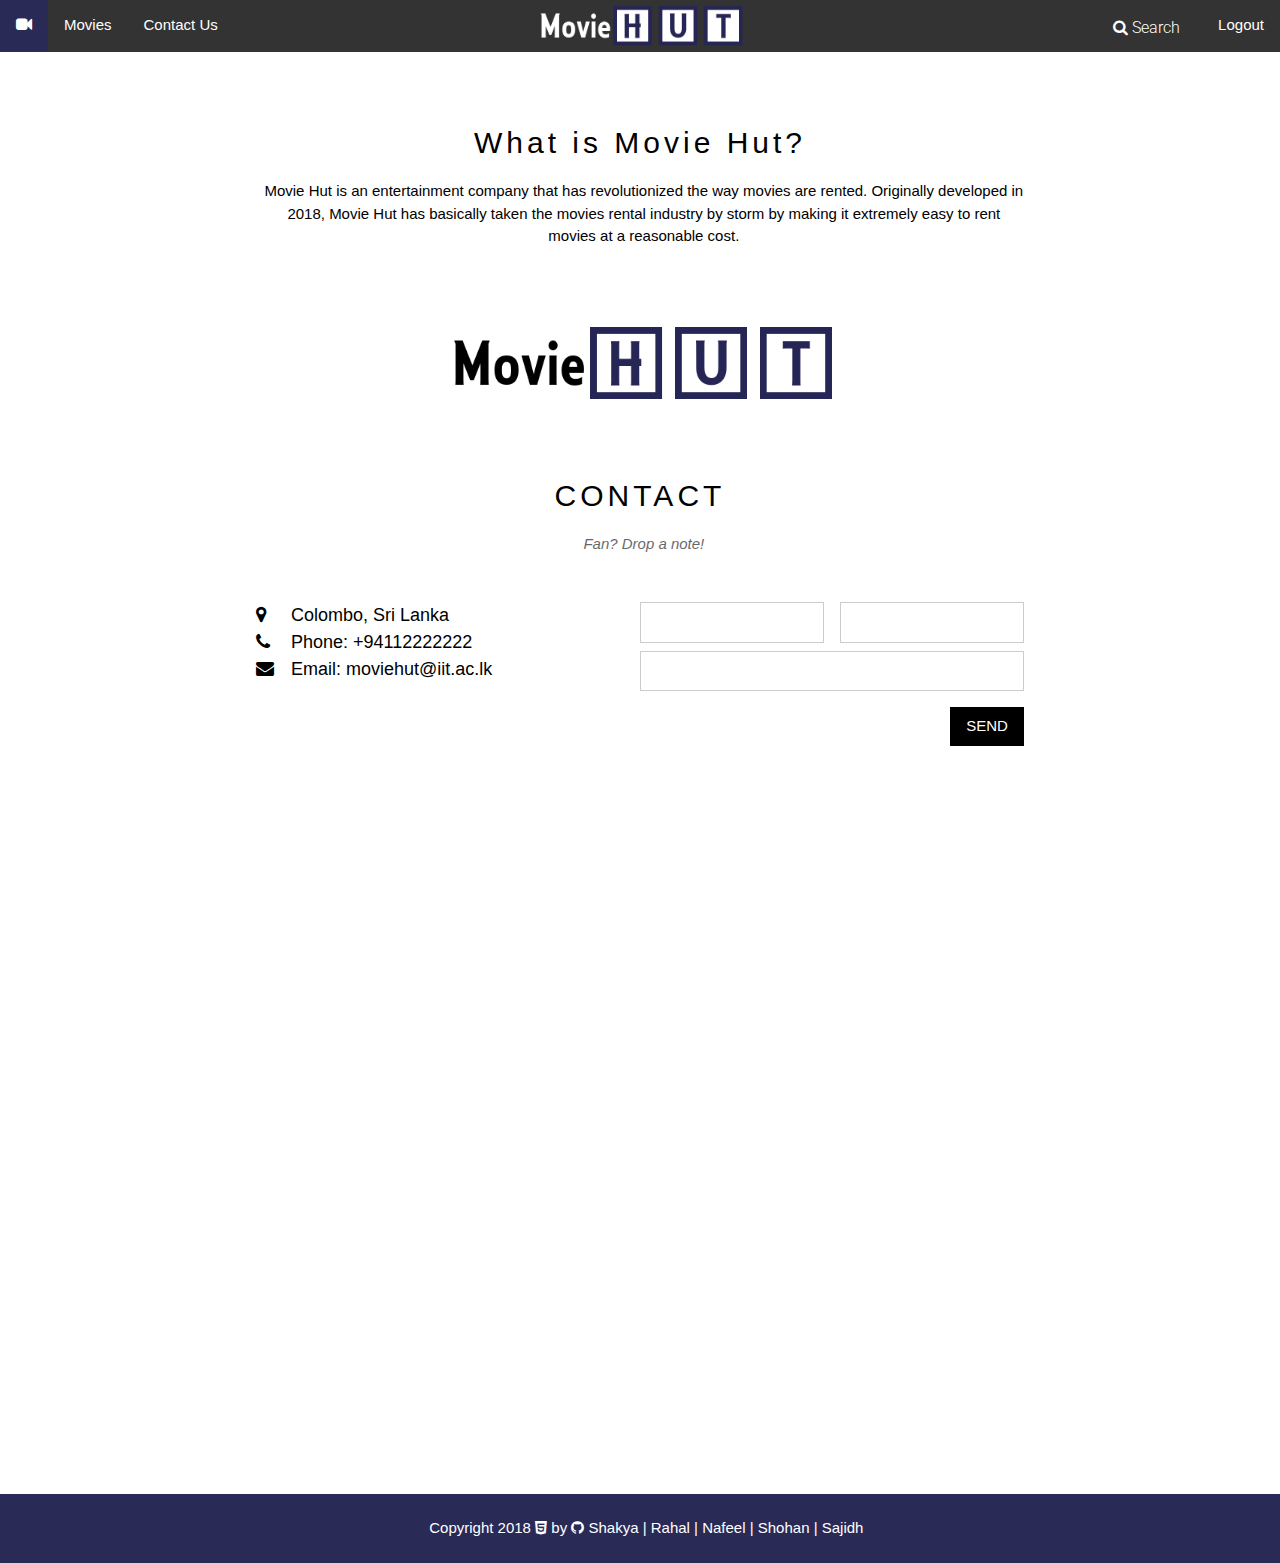
<file: Contact Us - User.html>
<!DOCTYPE html>
<html>
<head>
  <title>Contact H U T</title>
  <meta charset="UTF-8">
  <meta name="viewport" content="width=device-width, initial-scale=1">
  
 
  <!-- Favicon -->
 
  <link rel="apple-touch-icon" sizes="76x76" href="Images/Logo/Favicon/apple-touch-icon.png">
  <link rel="icon" type="image/png" sizes="32x32" href="Images/Logo/Favicon/favicon-32x32.png">
  <link rel="icon" type="image/png" sizes="16x16" href="Images/Logo/Favicon/favicon-16x16.png">
  <link rel="manifest" href="Images/Logo/Favicon/site.webmanifest">
  <link rel="mask-icon" href="Images/Logo/Favicon/safari-pinned-tab.svg" color="#5bbad5">
  <meta name="msapplication-TileColor" content="#da532c">
  <meta name="theme-color" content="#ffffff">

  <link rel="stylesheet" type="text/css" href="Style.css">
  <link rel="stylesheet" href="https://www.w3schools.com/w3css/4/w3.css">
  <link href="https://fonts.googleapis.com/css?family=Roboto:100,100i,300,300i,400,400i,500,500i,700,700i,900,900i" rel="stylesheet">
  <link rel="stylesheet" href="https://cdnjs.cloudflare.com/ajax/libs/font-awesome/4.7.0/css/font-awesome.min.css">


  <style>

  .mySlides {
    display: none
  }
  
  </style>


</head>
<body>

  <!-- Navigation Bar -->
  <ul class="navbar">
    <li class="navbar"><a class="navbar active" href="User.html"><i class="fa fa-video-camera" style="font-size:16px"></i></a></li>
    <li class="navbar dropdown">
      <a href="javascript:void(0)" class="dropbtn">Movies</a>
      <div class="dropdown-content">
        <a href="User.html#Reserve">Reserve Now</a>
        <a href="User.html#IMG_Gallery">Motion Gallery</a>
        <a href="User.html#Upcomings">Upcomings</a>
      </div>
    </li>
    <li class="navbar"><a class="navbar" href="Contact Us - User.html">Contact Us</a></li>
    <li class="navbar_logo"><img src="Images/Logo/MovieHut Logo White.png" class="logo" width="40%" height="40%"></li>
    <li class="navbar_right"><a class="navbar" href="#">Logout</a></li>
    <li class="navbar_right"><input type="text" name="search" placeholder="&#xf002 Search" class="Search"></li>
  </ul>


  <!-- Page content -->
  <div class="w3-content" style="max-width:2000px;margin-top:46px">

    <!-- The introduction Section -->
    <div class="w3-container w3-content w3-center w3-padding-64" style="max-width:800px" id="band">
      <h2 class="w3-wide">What is Movie Hut?</h2>

      <p class="w3-opacity"><i></i></p>
      <p class="w3-center">Movie Hut is an entertainment company that has revolutionized the way movies are rented. Originally developed in 2018, Movie Hut has basically taken the movies rental industry by storm by making it extremely easy to rent movies at a reasonable cost.
      </p>
    </div>

    <div class="w3-center">
      <div class="w3-center">
        <img src="Images/Logo/MovieHut Logo.png" class="w3-center" alt="unnamed" style="width:30%">
      </div>
    </div>
  
  <!-- The Contact Section -->
  <div class="w3-container w3-content w3-padding-64" style="max-width:800px" id="contact">
    <h2 class="w3-wide w3-center">CONTACT</h2>
    <p class="w3-opacity w3-center"><i>Fan? Drop a note!</i></p>
    <div class="w3-row w3-padding-32">
      <div class="w3-col m6 w3-large w3-margin-bottom">
        <i class="fa fa-map-marker" style="width:30px"></i> Colombo, Sri Lanka<br>
        <i class="fa fa-phone" style="width:30px"></i> Phone: +94112222222<br>
        <i class="fa fa-envelope" style="width:30px"> </i> Email: moviehut@iit.ac.lk<br>
      </div>
      <div class="w3-col m6">
        <form action="/action_page.php" target="_blank">
          <div class="w3-row-padding" style="margin:0 -16px 8px -16px">
            <div class="w3-half">
              <input class="w3-input w3-border" type="text" placeholder="Name" required name="Name">
            </div>
            <div class="w3-half">
              <input class="w3-input w3-border" type="text" placeholder="Email" required name="Email">
            </div>
          </div>
          <input class="w3-input w3-border" type="text" placeholder="Message" required name="Message">
          <button class="w3-button w3-black w3-section w3-right" type="submit">SEND</button>
        </form>
      </div>
    </div>
  </div>
  
<!-- End Page Content -->

<!-- Add Google Maps -->
<p><iframe src="https://www.google.com/maps/embed?pb=!1m18!1m12!1m3!1d3961.211234065176!2d79.85766181431742!3d6.865271495038841!2m3!1f0!2f0!3f0!3m2!1i1024!2i768!4f13.1!3m3!1m2!1s0x3ae25ba4e617b3d9%3A0xd5a3b0418f1cf497!2sInformatics+Institute+of+Technology+(IIT)!5e0!3m2!1sen!2slk!4v1534437220936" width="1350" height="600" frameborder="0" style="border:0" allowfullscreen></iframe>
</p>
</body>

<!-- Footer -->
<div class="footer">
    <p>Copyright 2018 <i class="fa fa-html5"></i> by <i class="fa fa-github"></i> Shakya | Rahal | Nafeel | Shohan | Sajidh</p>
</div>

</html>
</file>
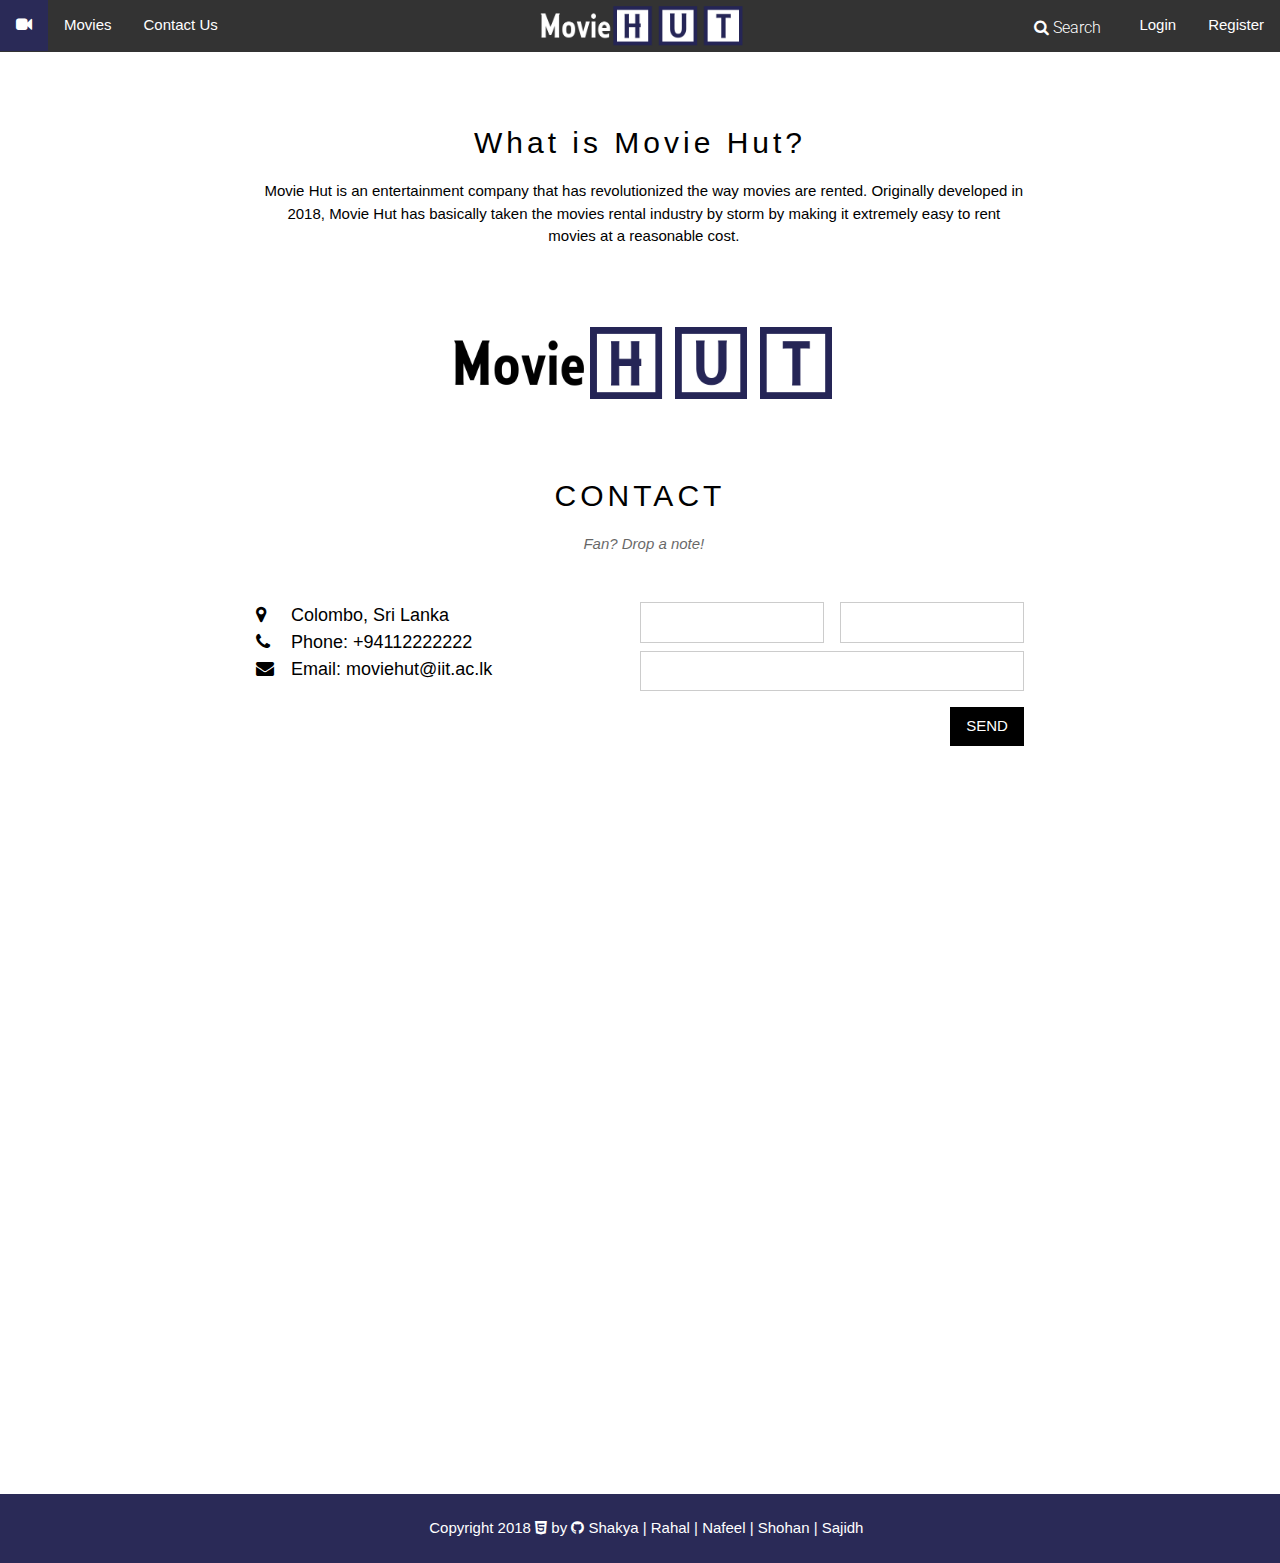
<file: Contact Us.html>
<!DOCTYPE html>
<html>
<head>
  <title>Contact H U T</title>
  <meta charset="UTF-8">
  <meta name="viewport" content="width=device-width, initial-scale=1">
  
 
  <!-- Favicon -->
 
  <link rel="apple-touch-icon" sizes="76x76" href="Images/Logo/Favicon/apple-touch-icon.png">
  <link rel="icon" type="image/png" sizes="32x32" href="Images/Logo/Favicon/favicon-32x32.png">
  <link rel="icon" type="image/png" sizes="16x16" href="Images/Logo/Favicon/favicon-16x16.png">
  <link rel="manifest" href="Images/Logo/Favicon/site.webmanifest">
  <link rel="mask-icon" href="Images/Logo/Favicon/safari-pinned-tab.svg" color="#5bbad5">
  <meta name="msapplication-TileColor" content="#da532c">
  <meta name="theme-color" content="#ffffff">

  <link rel="stylesheet" type="text/css" href="Style.css">
  <link rel="stylesheet" href="https://www.w3schools.com/w3css/4/w3.css">
  <link href="https://fonts.googleapis.com/css?family=Roboto:100,100i,300,300i,400,400i,500,500i,700,700i,900,900i" rel="stylesheet">
  <link rel="stylesheet" href="https://cdnjs.cloudflare.com/ajax/libs/font-awesome/4.7.0/css/font-awesome.min.css">


  <style>

  .mySlides {
    display: none
  }
  
  </style>


</head>
<body>

  <!-- Navigation Bar -->
  <ul class="navbar">
    <li class="navbar"><a class="navbar active" href="Index.html"><i class="fa fa-video-camera" style="font-size:16px"></i></a></li>
    <li class="navbar dropdown">
      <a href="javascript:void(0)" class="dropbtn">Movies</a>
      <div class="dropdown-content">
        <a href="Index.html#Reserve">Reserve Now</a>
        <a href="Index.html#IMG_Gallery">Motion Gallery</a>
        <a href="Index.html#Upcomings">Upcomings</a>
      </div>
    </li>
    <li class="navbar"><a class="navbar" href="Contact Us.html">Contact Us</a></li>
    <li class="navbar_logo"><img src="Images/Logo/MovieHut Logo White.png" class="logo" width="40%" height="40%"></li>
    <li class="navbar_right"><a class="navbar" href="Register.html">Register</a></li>
    <li class="navbar_right"><a class="navbar" href="Login.html">Login</a></li>
    <li class="navbar_right"><input type="text" name="search" placeholder="&#xf002 Search" class="Search"></li>
  </ul>


  <!-- Page content -->
  <div class="w3-content" style="max-width:2000px;margin-top:46px">

    <!-- The introduction Section -->
    <div class="w3-container w3-content w3-center w3-padding-64" style="max-width:800px" id="band">
      <h2 class="w3-wide">What is Movie Hut?</h2>

      <p class="w3-opacity"><i></i></p>
      <p class="w3-center">Movie Hut is an entertainment company that has revolutionized the way movies are rented. Originally developed in 2018, Movie Hut has basically taken the movies rental industry by storm by making it extremely easy to rent movies at a reasonable cost.
      </p>
    </div>

    <div class="w3-center">
      <div class="w3-center">
        <img src="Images/Logo/MovieHut Logo.png" class="w3-center" alt="unnamed" style="width:30%">
      </div>
    </div>
  
  <!-- The Contact Section -->
  <div class="w3-container w3-content w3-padding-64" style="max-width:800px" id="contact">
    <h2 class="w3-wide w3-center">CONTACT</h2>
    <p class="w3-opacity w3-center"><i>Fan? Drop a note!</i></p>
    <div class="w3-row w3-padding-32">
      <div class="w3-col m6 w3-large w3-margin-bottom">
        <i class="fa fa-map-marker" style="width:30px"></i> Colombo, Sri Lanka<br>
        <i class="fa fa-phone" style="width:30px"></i> Phone: +94112222222<br>
        <i class="fa fa-envelope" style="width:30px"> </i> Email: moviehut@iit.ac.lk<br>
      </div>
      <div class="w3-col m6">
        <form action="/action_page.php" target="_blank">
          <div class="w3-row-padding" style="margin:0 -16px 8px -16px">
            <div class="w3-half">
              <input class="w3-input w3-border" type="text" placeholder="Name" required name="Name">
            </div>
            <div class="w3-half">
              <input class="w3-input w3-border" type="text" placeholder="Email" required name="Email">
            </div>
          </div>
          <input class="w3-input w3-border" type="text" placeholder="Message" required name="Message">
          <button class="w3-button w3-black w3-section w3-right" type="submit">SEND</button>
        </form>
      </div>
    </div>
  </div>
  
<!-- End Page Content -->

<!-- Add Google Maps -->
<p><iframe src="https://www.google.com/maps/embed?pb=!1m18!1m12!1m3!1d3961.211234065176!2d79.85766181431742!3d6.865271495038841!2m3!1f0!2f0!3f0!3m2!1i1024!2i768!4f13.1!3m3!1m2!1s0x3ae25ba4e617b3d9%3A0xd5a3b0418f1cf497!2sInformatics+Institute+of+Technology+(IIT)!5e0!3m2!1sen!2slk!4v1534437220936" width="1350" height="600" frameborder="0" style="border:0" allowfullscreen></iframe>
</p>
</body>

<!-- Footer -->
<div class="footer">
    <p>Copyright 2018 <i class="fa fa-html5"></i> by <i class="fa fa-github"></i> Shakya | Rahal | Nafeel | Shohan | Sajidh</p>
</div>

</html>
</file>
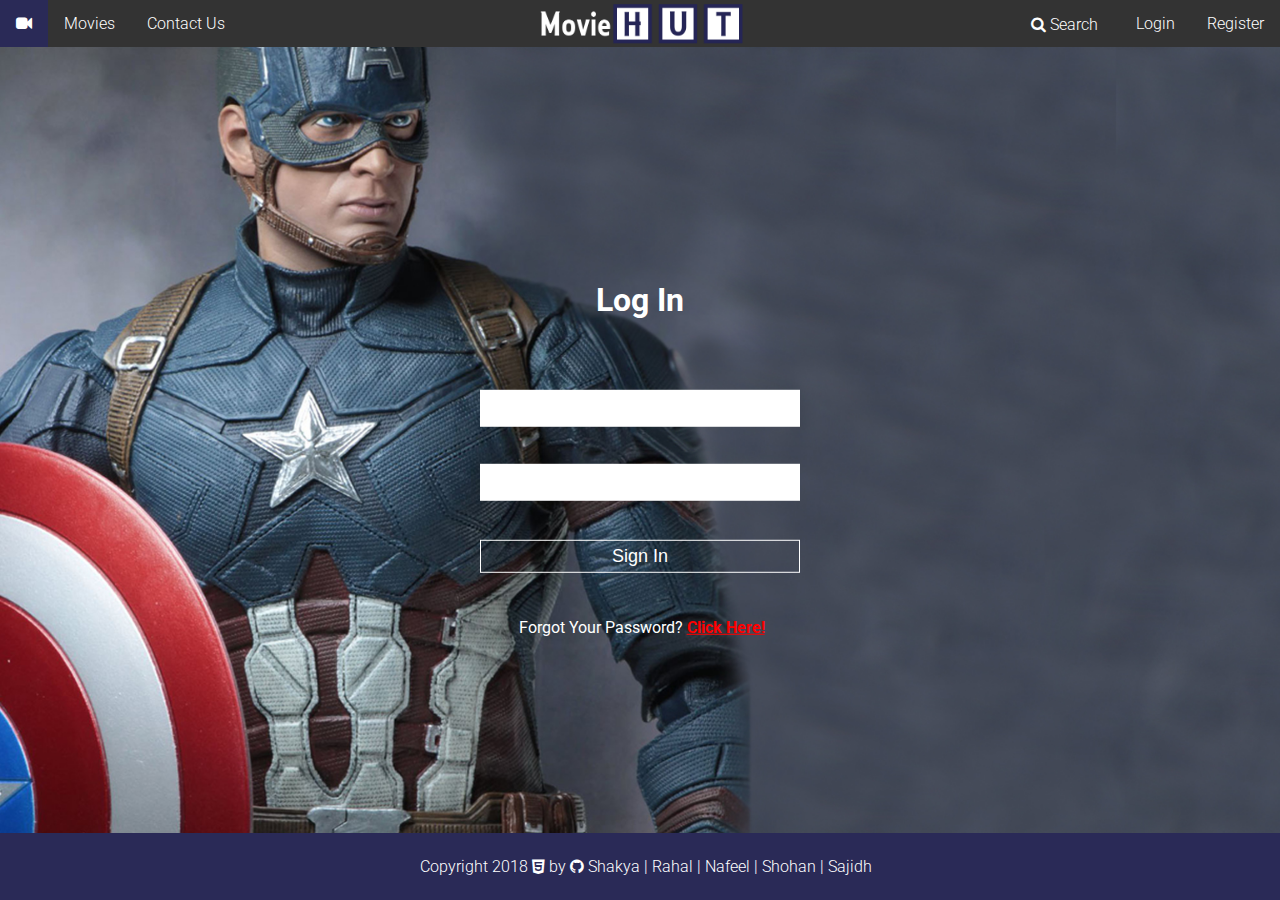
<file: Login.html>
<!DOCTYPE html>
<html>
<head>
	<title>Movie H U T</title>
	<meta charset="UTF-8">
	<meta name="viewport" content="width=device-width, initial-scale=1.0">

	<!-- Favicon -->
	<link rel="apple-touch-icon" sizes="76x76" href="Images/Logo/Favicon/apple-touch-icon.png">
	<link rel="icon" type="image/png" sizes="32x32" href="Images/Logo/Favicon/favicon-32x32.png">
	<link rel="icon" type="image/png" sizes="16x16" href="Images/Logo/Favicon/favicon-16x16.png">
	<link rel="manifest" href="Images/Logo/Favicon/site.webmanifest">
	<link rel="mask-icon" href="Images/Logo/Favicon/safari-pinned-tab.svg" color="#5bbad5">
	<meta name="msapplication-TileColor" content="#da532c">
	<meta name="theme-color" content="#ffffff">

	<link rel="stylesheet" type="text/css" href="Style.css">
	<link href="https://fonts.googleapis.com/css?family=Roboto:100,100i,300,300i,400,400i,500,500i,700,700i,900,900i" rel="stylesheet">
	<link rel="stylesheet" href="https://cdnjs.cloudflare.com/ajax/libs/font-awesome/4.7.0/css/font-awesome.min.css">
</head>
<body id="bodysignin">

  <!-- Navigation Bar -->
  <ul class="navbar">
    <li class="navbar"><a class="navbar active" href="Index.html"><i class="fa fa-video-camera" style="font-size:16px"></i></a></li>
    <li class="navbar dropdown">
      <a href="javascript:void(0)" class="dropbtn">Movies</a>
      <div class="dropdown-content">
        <a href="Index.html#Reserve">Reserve Now</a>
        <a href="Index.html#IMG_Gallery">Motion Gallery</a>
        <a href="Index.html#Upcomings">Upcomings</a>
      </div>
    </li>
    <li class="navbar"><a class="navbar" href="Contact Us.html">Contact Us</a></li>
    <li class="navbar_logo"><img src="Images/Logo/MovieHut Logo White.png" class="logo" width="40%" height="40%"></li>
    <li class="navbar_right"><a class="navbar" href="Register.html">Register</a></li>
    <li class="navbar_right"><a class="navbar" href="Login.html">Login</a></li>
    <li class="navbar_right"><input type="text" name="search" placeholder="&#xf002 Search" class="Search"></li>
  </ul>
         

			<div>
				<div class="table1">
					<h1 align="center" class="head1"> Log In </h1>
						<form method="post">
						<input class ="text1" type="email" placeholder="Enter E-Mail" name="E-mail">
						<br></br>
						<input class ="text1" type="password" placeholder="Enter Password" name="psw">
						<br></br>
						<button class="Sign1" type ="submit"> Sign In </button>
												<br></br>
						<p align="center" class="pf1"> Forgot Your Password? <a href="" class="click"> Click Here! </a></p>
				
				</div>
			</div>

	<div class="footer" style="position: fixed; bottom: 0;">
	  <p>Copyright 2018 <i class="fa fa-html5"></i> by <i class="fa fa-github"></i> Shakya | Rahal | Nafeel | Shohan | Sajidh</p>
	</div>
			
</body>
</file>
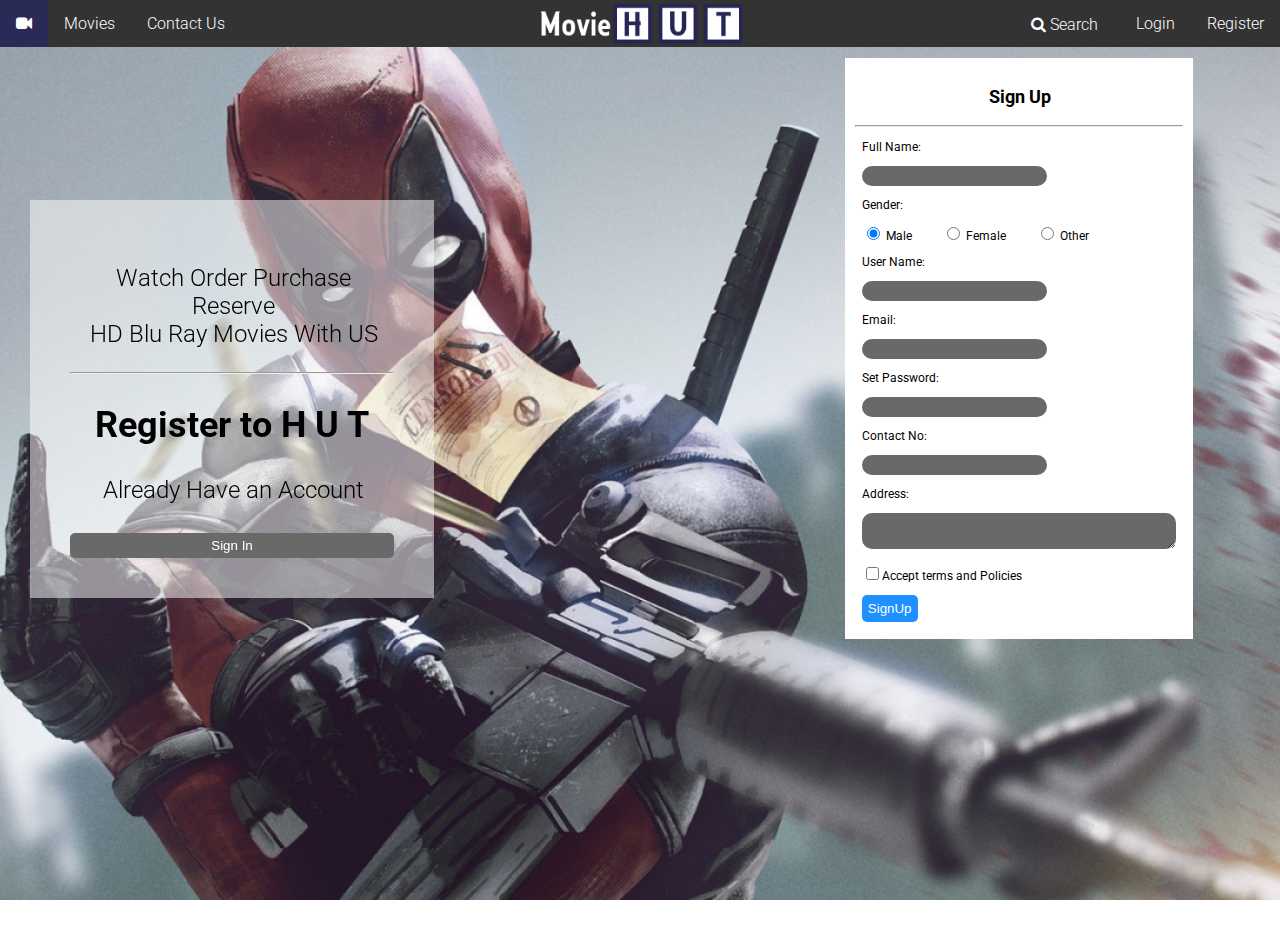
<file: Register.html>
<!DOCTYPE html>
<html>
<head>
  <meta charset="UTF-8">
  <meta name="viewport" content="width=device-width, initial-scale=1">
  <title>Register H U T</title>
	            
  <!-- Favicon -->
  <link rel="apple-touch-icon" sizes="76x76" href="Images/Logo/Favicon/apple-touch-icon.png">
  <link rel="icon" type="image/png" sizes="32x32" href="Images/Logo/Favicon/favicon-32x32.png">
  <link rel="icon" type="image/png" sizes="16x16" href="Images/Logo/Favicon/favicon-16x16.png">
  <link rel="manifest" href="Images/Logo/Favicon/site.webmanifest">
  <link rel="mask-icon" href="Images/Logo/Favicon/safari-pinned-tab.svg" color="#5bbad5">
  <meta name="msapplication-TileColor" content="#da532c">
  <meta name="theme-color" content="#ffffff">

  <link rel="stylesheet" type="text/css" href="Style.css">
  <link href="https://fonts.googleapis.com/css?family=Roboto:100,100i,300,300i,400,400i,500,500i,700,700i,900,900i" rel="stylesheet">
  <link rel="stylesheet" href="https://cdnjs.cloudflare.com/ajax/libs/font-awesome/4.7.0/css/font-awesome.min.css">

</head>
<body>
               <!--Java Script Definition-->
    <script type="text/javascript" src="Slideshow.js"> </script>

  <!-- Navigation Bar -->
  <ul class="navbar">
    <li class="navbar"><a class="navbar active" href="Index.html"><i class="fa fa-video-camera" style="font-size:16px"></i></a></li>
    <li class="navbar dropdown">
      <a href="javascript:void(0)" class="dropbtn">Movies</a>
      <div class="dropdown-content">
        <a href="Index.html#Reserve">Reserve Now</a>
        <a href="Index.html#IMG_Gallery">Motion Gallery</a>
        <a href="Index.html#Upcomings">Upcomings</a>
      </div>
    </li>
    <li class="navbar"><a class="navbar" href="Contact Us.html">Contact Us</a></li>
    <li class="navbar_logo"><img src="Images/Logo/MovieHut Logo White.png" class="logo" width="40%" height="40%"></li>
    <li class="navbar_right"><a class="navbar" href="Register.html">Register</a></li>
    <li class="navbar_right"><a class="navbar" href="Login.html">Login</a></li>
    <li class="navbar_right"><input type="text" name="search" placeholder="&#xf002 Search" class="Search"></li>
  </ul>
  <!-- End of Navigation Bar -->

<div class="background"> </div>
  <div class="Content1">
    <p align="center">Watch Order Purchase Reserve<br> HD Blu Ray Movies With US</p>
    <hr>
    <h2 align="center">Register to H U T</h2>
    <p align="center">Already Have an Account</p>
    <input type="Submit" value="Sign In" id="cmdlogin" class="btnlogin" onclick="window.location.href='Login.html'">

  </div>

  <!-- Division for the Registration Form-->      
  <div class="Content">
  

  <font size="4"><p align="center"><b>Sign Up</b></p></font>
  <hr>
  <form name ="form1"  method="post" onsubmit = "return checkforblank()" action="RegisterProcess.php">
    <table border="0">
      <!-- Name and Name Text Box-->
                        
      <tr>
        <td><label for="Name">Full Name:</label></td>
      </tr>

      <tr>
        <td><input class="textbox" onkeyup="validateName()" type="text" id="txtname" name="fullname"><label id ="commentnameprompt"></label></td>
      </tr>
                        
      <!-- Radio Button for gender-->
      <tr>
      	<td><label for="Gender">Gender:</label></td>
      </tr>

      <tr>
        <td>
      		<input type="radio" name="gender" value="male" checked> Male&nbsp&nbsp&nbsp&nbsp&nbsp&nbsp&nbsp&nbsp&nbsp
          <input type="radio" name="gender" value="female"> Female&nbsp&nbsp&nbsp&nbsp&nbsp&nbsp&nbsp&nbsp&nbsp
          <input type="radio" name="gender" value="other"> Other</td>
      </tr>
      
      <!-- USER Name and USER Name text box-->
      <tr>
      	<td><label for="User Name">User Name:</label></td>
      </tr>

      <tr>
      	<td><input onkeyup = "validateUsername()" class="textbox" type="text" id="txtuname"><label id="commentusername"></label></td>
      </tr>	
    
      <!-- EMAIL and EMAIL text box-->
      <tr>
      	<td><label for="email">Email:</label></td>
      </tr>

      <tr>
      	<td><input class="textbox" type="Email" name="txtemail" id="txtemail1"></td>
      </tr>

      <!-- PASSWORD and PASSWORD text box-->
      <tr>
      	<td><label for="Password"> Set Password:</label></td>
      </tr>

      <tr>
      	<td><input class="textbox" type="password" name="txtpassword" id="password1"></td>
      </tr>
    
      <!-- CONTACT NO and CONTACT NO text box-->
      <tr>
      	<td><label for="Name">Contact No:</label></td>
      </tr>

      <tr>
      	<td><input class="textbox" type="text" id="txtno" pattern="[1-9]{1}[0-9]{9}"></td>
      </tr>
   
      <!-- ADDRESS and ADDRESSS text box-->
      <tr>
      	<td><label for="Address">Address:</label></td>
      </tr>

      <tr>
      <td><textarea class="textbox" cols="35" rows="2" id="txtaddress"></textarea></td> 
      </tr>
      
      <!-- CHECK BOX-->
      <tr>
      	<td><input type="checkbox" name="chk1" value="checked">Accept terms and Policies</td>
      </tr>

      <!-- BUTTONS -->
      <tr>
      	<td> <input type="Submit"  class="btnsignup"  value="SignUp" onclick= "validate(txtname,txtuname)"></td>
      </tr>   
    </table>
  </form>
  
  </div>

</body>
</html>
</file>
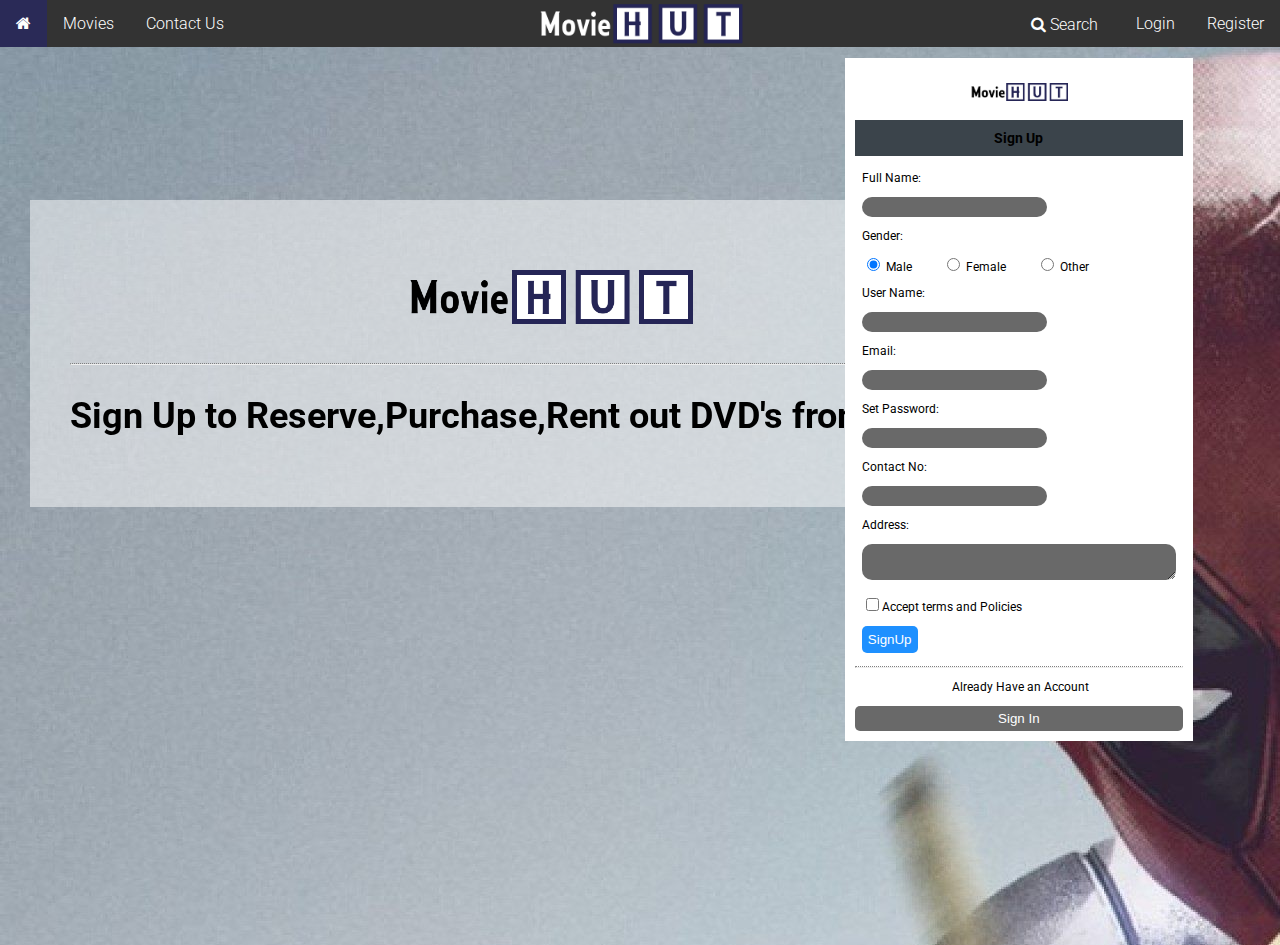
<file: SignUp.html>
<!DOCTYPE html>
<html>
 <meta charset="UTF-8">
 <meta name="viewport" content="width=device-width, initial-scale=1">
    <head>
	            <title>Sign Up</title>
	            
              <link rel="stylesheet" type="text/css" href="Style.css">
              <link href="https://fonts.googleapis.com/css?family=Roboto:100,100i,300,300i,400,400i,500,500i,700,700i,900,900i" rel="stylesheet">
              <link rel="stylesheet" href="https://cdnjs.cloudflare.com/ajax/libs/font-awesome/4.7.0/css/font-awesome.min.css">
    </head>
    
    <body class="BODY" background="Images/Background/Deadpool.jpg">

      <!-- Navigation Bar -->


        <ul class="navbar">
          <li class="navbar"><a class="navbar active" href="Index.html"><i class="fa fa-home" style="font-size:16px"></i></a></li>
          <li class="navbar dropdown">
            <a href="javascript:void(0)" class="dropbtn">Movies</a>
            <div class="dropdown-content">
              <a href="#">Reserve Now</a>
              <a href="#">Upcomings</a>
              <a href="#">Image Gallery</a>
            </div>
          </li>
          <li class="navbar"><a class="navbar" href="About.html">Contact Us</a></li>
          <li class="navbar_logo"><img src="Images/Logo/MovieHut Logo White.png" class="logo" width="40%" height="40%"></li>
          <li class="navbar_right"><a class="navbar" href="SignUp.html">Register</a></li>
          <li class="navbar_right"><a class="navbar" href="#Login">Login</a></li>
          <li class="navbar_right"><input type="text" name="search" placeholder="&#xf002 Search" class="Search"></li>
        </ul>
                      <!-- ENd of Navigation Bar -->

    


    	<div class="Content1">

             <h2 align="center" class="image"><img src="Images/Logo/MovieHut Logo.png" width="30%" height="40%"></h2>
              <hr style="border-top: dotted 1px;" />
    		<h2>Sign Up to Reserve,Purchase,Rent out DVD's from your Seat</h2>

    	</div>

    	


           <!-- DIVISION FOR THE SIGNUP FORM-->


          
             <div class="Content">
             	  <h2 align="center" class="image1"><img src="Images/Logo/MovieHut Logo.png" width="30%" height="40%"></h2>

             	  <h3 align="center">Sign Up</h3>
             	  
                
                 <form>
                     <table border="0">

                             <!-- Name and Name text box-->
                        
                          <tr>
                          	<td><label for="Name">Full Name:</label></td>
                          </tr>

                          <tr>
                          	<td><input class="textbox" type="text" name="txtname"></td>
                          </tr>
                        

                               <!-- Radio Button for gender-->

                       
                           <tr>
                          	<td><label for="Gender">Gender:</label></td>
                          </tr>

                           <tr>
                          	<td>
                          		 <input type="radio" name="gender" value="male" checked> Male&nbsp&nbsp&nbsp&nbsp&nbsp&nbsp&nbsp&nbsp&nbsp
                                 <input type="radio" name="gender" value="female"> Female&nbsp&nbsp&nbsp&nbsp&nbsp&nbsp&nbsp&nbsp&nbsp
                                 <input type="radio" name="gender" value="other"> Other

                          	</td>
                          </tr>
                          

                               <!-- USER Name and USER Name text box-->

                        
                           <tr>
                          	<td><label for="User Name">User Name:</label></td>
                          </tr>

                          <tr>
                          	<td><input class="textbox" type="text" name="txtuname"></td>
                          </tr>	
                        

                              <!-- EMAIL and EMAIL text box-->

                        
                           <tr>
                          	<td><label for="email">Email:</label></td>
                          </tr>

                          <tr>
                          	<td><input class="textbox" type="Email" name="txtemail"></td>
                          </tr>
                      


                              <!-- PASSWORD and PASSWORD text box-->

                       
                           <tr>
                          	<td><label for="Password"> Set Password:</label></td>
                          </tr>

                          <tr>
                          	<td><input class="textbox" type="password" name="txtpassword"></td>
                          </tr>
                         


                              <!-- CONTACT NO and CONTACT NO text box-->

                     
                           <tr>
                          	<td><label for="Name">Contact No:</label></td>
                          </tr>

                           <tr>
                          	<td><input class="textbox" type="text" name="txtno"></td>
                          </tr>
                       
                          

                              <!-- ADDRESS and ADDRESSS text box-->

                        
                           <tr>
                          	<td><label for="Address">Address:</label></td>
                          </tr>

                          <tr>
                          <td><textarea class="textbox" cols="35" rows="2"></textarea></td> 
                          </tr>
                          

                            <!-- CHECK BOX-->

                          <tr>
                          	<td><input type="checkbox" name="chk1" value="checked">Accept terms and Policies</td>
                          </tr>

                              <!-- BUTTONS -->
                          <tr>
                          	<td> <input type="Submit" name="cmdsignup" class="btnsignup"  value="SignUp"></td>
                          </tr>   
                     </table>

                   <hr style="border-top: dotted 1px;" />

                    <p align="center">Already Have an Account</p>
                    <input type="Submit" value="Sign In" name="cmdlogin" class="btnlogin">
                       
                 </form>

              
                
         </div>

    </body>
</html>
</file>
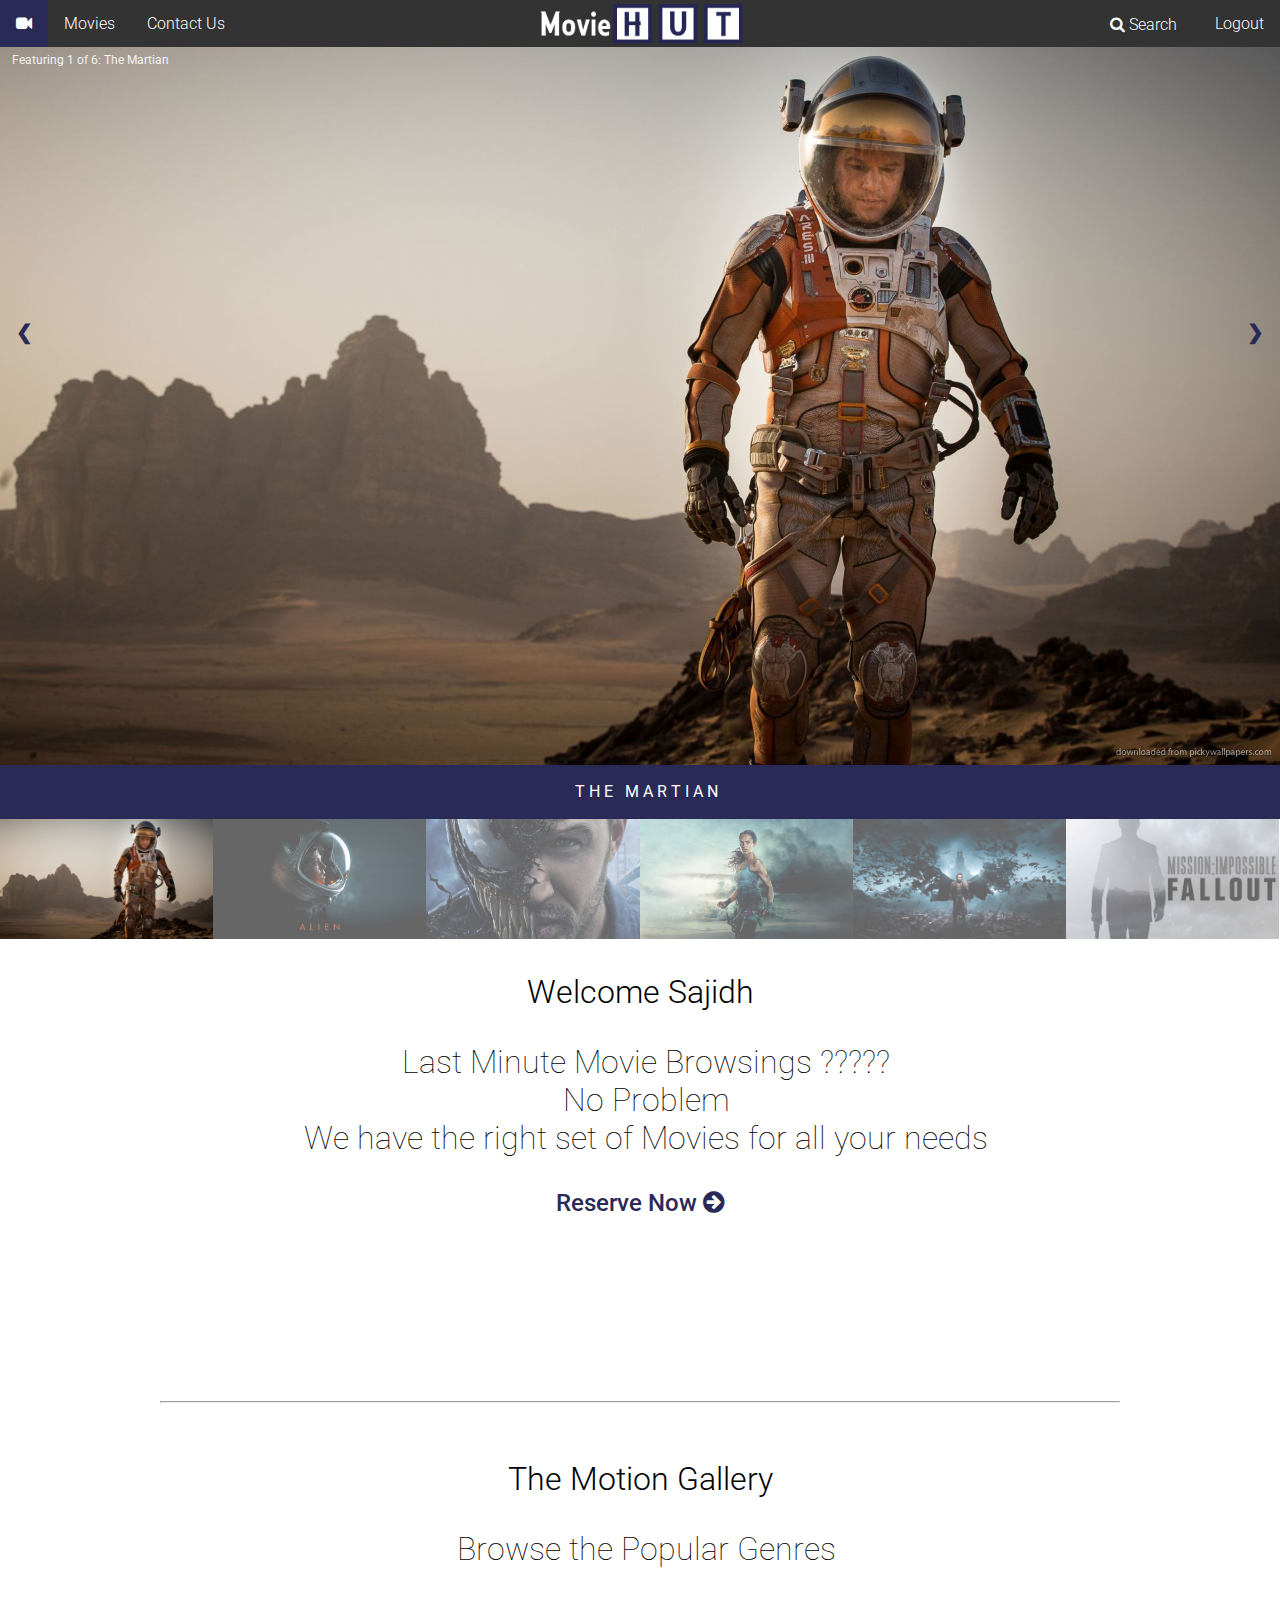
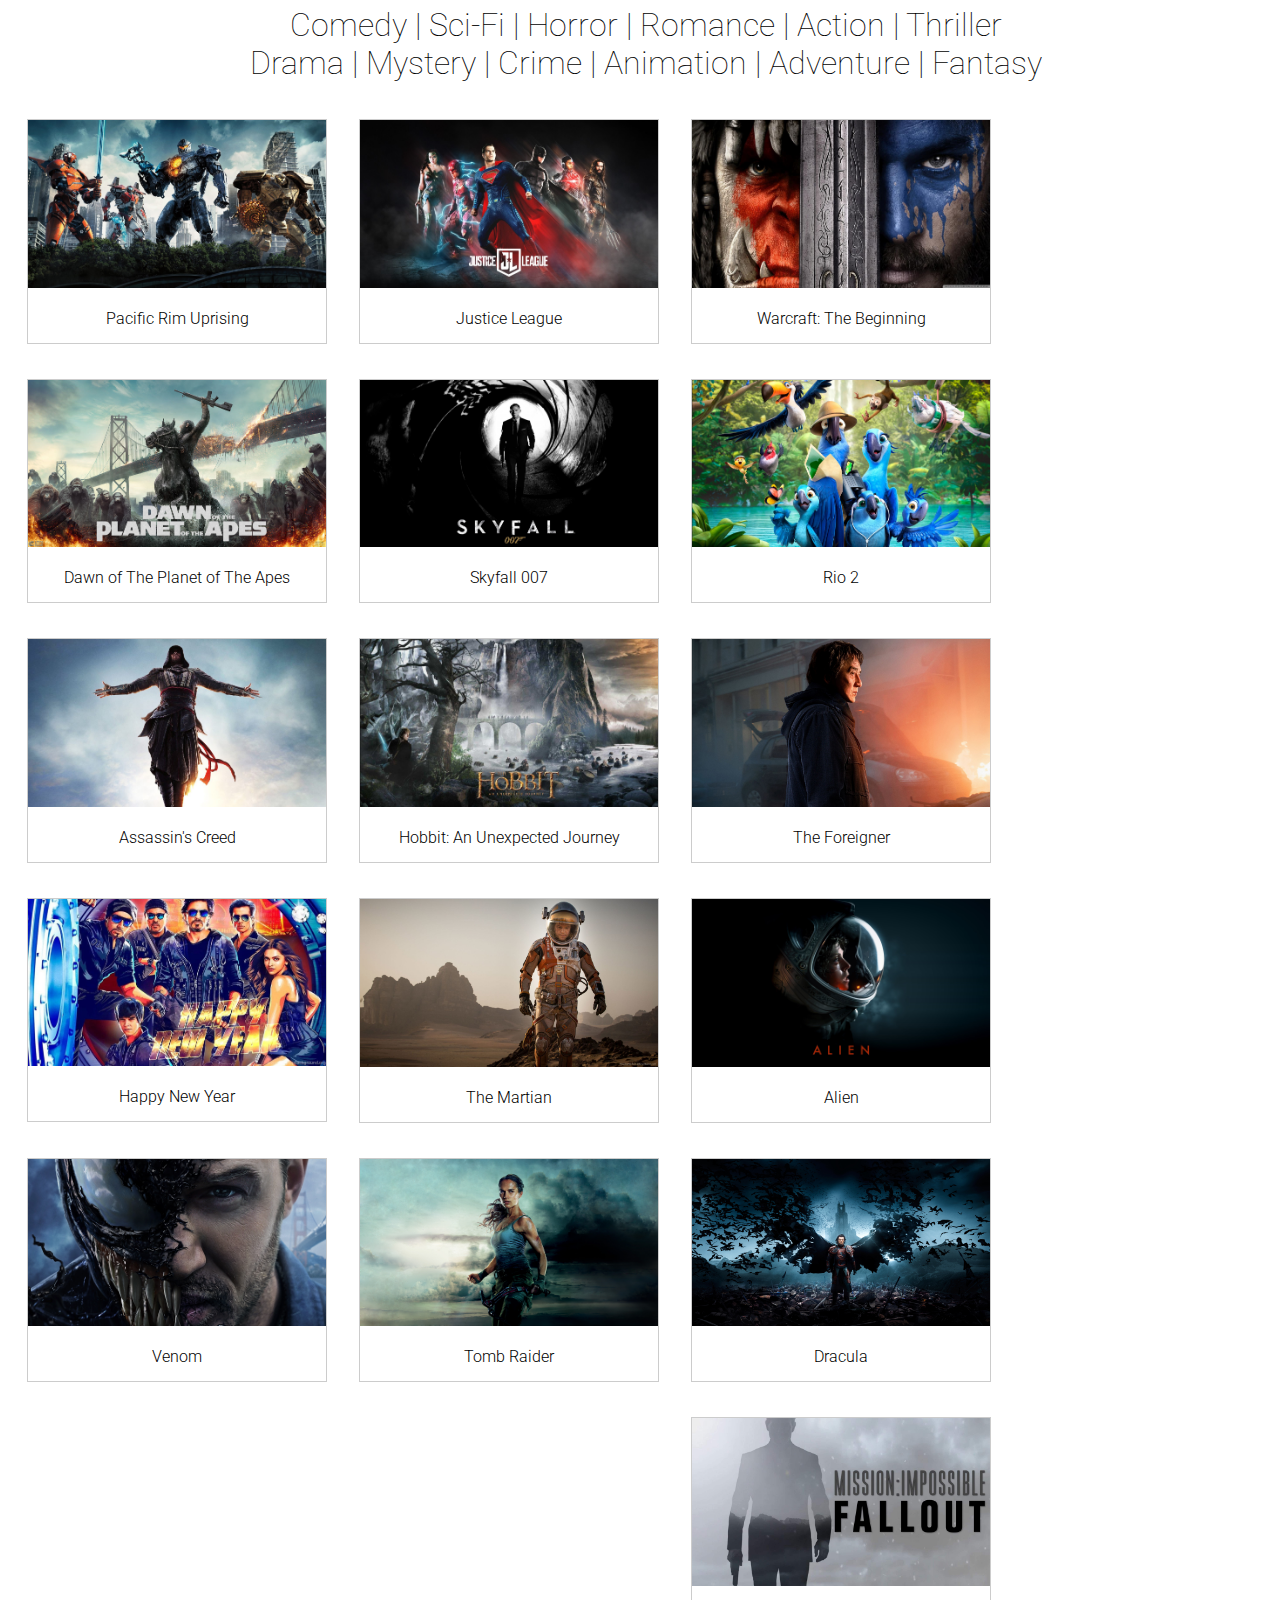
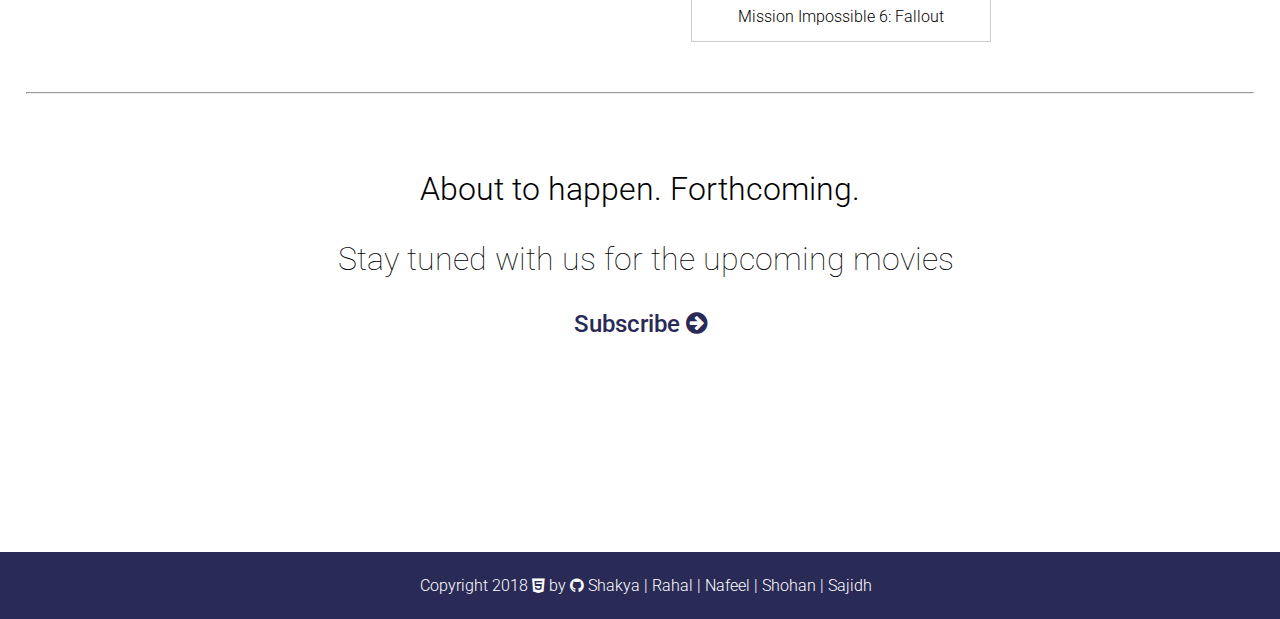
<file: User.html>
<!DOCTYPE html>
<html>
<head>
	<title>Movie H U T</title>
	<meta charset="UTF-8">
	<meta name="viewport" content="width=device-width, initial-scale=1.0">

	<!-- Favicon -->
	<link rel="apple-touch-icon" sizes="76x76" href="Images/Logo/Favicon/apple-touch-icon.png">
	<link rel="icon" type="image/png" sizes="32x32" href="Images/Logo/Favicon/favicon-32x32.png">
	<link rel="icon" type="image/png" sizes="16x16" href="Images/Logo/Favicon/favicon-16x16.png">
	<link rel="manifest" href="Images/Logo/Favicon/site.webmanifest">
	<link rel="mask-icon" href="Images/Logo/Favicon/safari-pinned-tab.svg" color="#5bbad5">
	<meta name="msapplication-TileColor" content="#da532c">
	<meta name="theme-color" content="#ffffff">

	<link rel="stylesheet" type="text/css" href="Style.css">
	<link href="https://fonts.googleapis.com/css?family=Roboto:100,100i,300,300i,400,400i,500,500i,700,700i,900,900i" rel="stylesheet">
	<link rel="stylesheet" href="https://cdnjs.cloudflare.com/ajax/libs/font-awesome/4.7.0/css/font-awesome.min.css">
</head>
<body>

	<!-- Navigation Bar -->
	<ul class="navbar">
		<li class="navbar"><a class="navbar active" href="User.html"><i class="fa fa-video-camera" style="font-size:16px"></i></a></li>
		<li class="navbar dropdown">
			<a href="javascript:void(0)" class="dropbtn">Movies</a>
			<div class="dropdown-content">
				<a href="#Reserve">Reserve Now</a>
				<a href="#IMG_Gallery">Motion Gallery</a>
				<a href="#Upcomings">Upcomings</a>
			</div>
		</li>
		<li class="navbar"><a class="navbar" href="Contact Us - User.html">Contact Us</a></li>
		<li class="navbar_logo"><img src="Images/Logo/MovieHut Logo White.png" class="logo" width="40%" height="40%"></li>
		<li class="navbar_right"><a class="navbar" href="#">Logout</a></li>
		<li class="navbar_right"><input type="text" name="search" placeholder="&#xf002 Search" class="Search"></li>
	</ul>

	<!-- Slideshow Gallery -->
	<!-- Container for the image gallery -->
	<div class="slideshow">

	  <!-- Full-width images with number text -->
	  <div class="mySlides">
	    <div class="numbertext">Featuring 1 of 6: The Martian</div>
	      <img src="Images/Background/Martian.jpg" style="width:100%">
	  </div>

	  <div class="mySlides">
	    <div class="numbertext">Featuring 2 of 6: Alien</div>
	      <img src="Images/Background/Alien.jpg" style="width:100%">
	  </div>

	  <div class="mySlides">
	    <div class="numbertext">Featuring 3 of 6: Venom</div>
	      <img src="Images/Background/Venom.jpg" style="width:100%">
	  </div>

	  <div class="mySlides">
	    <div class="numbertext">Featuring 4 of 6: Tomb Raider</div>
	      <img src="Images/Background/Tomb Raider.jpg" style="width:100%">
	  </div>

	  <div class="mySlides">
	    <div class="numbertext">Featuring 5 of 6: Dracula</div>
	      <img src="Images/Background/Dracula.jpg" style="width:100%">
	  </div>

	  <div class="mySlides">
	    <div class="numbertext" style="color: black;">Featuring 6 of 6: Mission Impossible Fallout</div>
	      <img src="Images/Background/MI6.jpg" style="width:100%">
	  </div>

	  <!-- Next and previous buttons -->
	  <a class="prev" onclick="plusSlides(-1)">&#10094;</a>
	  <a class="next" onclick="plusSlides(1)">&#10095;</a>

	  <!-- Image text -->
	  <div class="caption-container">
	    <p id="caption"></p>
	  </div>

	  <!-- Thumbnail images -->
	  <div class="row">
	    <div class="column">
	      <img class="demo cursor" src="Images/Background/Martian.jpg" style="width:100%" onclick="currentSlide(1)" alt="T H E &nbsp M A R T I A N">
	    </div>
	    <div class="column"> 
	      <img class="demo cursor" src="Images/Background/Alien.jpg" style="width:100%" onclick="currentSlide(2)" alt="A L I E N">
	    </div>
	    <div class="column">
	      <img class="demo cursor" src="Images/Background/Venom.jpg" style="width:100%" onclick="currentSlide(3)" alt="V E N O M">
	    </div>
	    <div class="column">
	      <img class="demo cursor" src="Images/Background/Tomb Raider.jpg" style="width:100%" onclick="currentSlide(4)" alt="T O M B &nbsp R A I D E R">
	    </div>
	    <div class="column">
	      <img class="demo cursor" src="Images/Background/Dracula.jpg" style="width:100%" onclick="currentSlide(5)" alt="D R A C U L A &nbsp : &nbsp T H E &nbsp U N T O L D">
	    </div> 
	    <div class="column">
	      <img class="demo cursor" src="Images/Background/MI6.jpg" style="width:100%" onclick="currentSlide(6)" alt="M I S S I O N &nbsp I M P O S S I B L E &nbsp 6 &nbsp : &nbsp F A L L O U T">
	    </div>
	  </div>
	</div>

	<!-- Javascript link to Slideshow Gallery -->
	<script src="Slideshow.js" type="text/javascript"></script>

	<div class="container" id="Reserve">
		<br>
		<h1>Welcome Sajidh</h1>
		<p>Last Minute Movie Browsings ????? <br> No Problem <br> We have the right set of Movies for all your needs</p>
		<a href="#IMG_Gallery">Reserve Now <i class="fa fa-arrow-circle-right" style="font-size:25px;color:#2a2a57"></i></a>
	</div>

	<hr width="75%">

	<div id="IMG_Gallery" class="container" style="height: 100%;">
		<br>
		<br>
		<h1 id="Reserve">The Motion Gallery</h1>
		<p>Browse the Popular Genres<br> <br>
		Comedy | Sci-Fi | Horror | Romance | Action | Thriller <br>
		Drama | Mystery | Crime | Animation | Adventure | Fantasy</p>

	<!-- Image Gallery -->
		<div class="gallery">
		  <a target="_blank" href="#">
		    <img src="Images/Background/Pacific Rim.jpg" alt="Pacific Rim" width="300" height="200">
		  </a>
		  <div class="desc"">Pacific Rim Uprising</div>
		</div>

		<div class="gallery">
		  <a target="_blank" href="#">
		    <img src="Images/Background/Justice League.jpg" alt="Justice League" width="300" height="200">
		  </a>
		  <div class="desc">Justice League</div>
		</div>

		<div class="gallery">
		  <a target="_blank" href="#">
		    <img src="Images/Background/Warcraft.jpg" alt="Warcraft" width="300" height="200">
		  </a>
		  <div class="desc">Warcraft: The Beginning</div>
		</div>

		<div class="gallery">
		  <a target="_blank" href="#">
		    <img src="Images/Background/Dawn of The Planet of The Apes.jpg" alt="Dawn of The Planet of The Apes" width="300" height="200">
		  </a>
		  <div class="desc">Dawn of The Planet of The Apes</div>
		</div>

		<div class="gallery">
		  <a target="_blank" href="#">
		    <img src="Images/Background/Skyfall 007.jpg" alt="Skyfall 007" width="300" height="200">
		  </a>
		  <div class="desc">Skyfall 007</div>
		</div>

		<div class="gallery">
		  <a target="_blank" href="#">
		    <img src="Images/Background/Rio 2.jpg" alt="Rio 2" width="300" height="200">
		  </a>
		  <div class="desc">Rio 2</div>
		</div>

		<div class="gallery">
		  <a target="_blank" href="#">
		    <img src="Images/Background/Assassins Creed.jpg" alt="Assassins Creed" width="300" height="200">
		  </a>
		  <div class="desc">Assassin's Creed</div>
		</div>

		<div class="gallery">
		  <a target="_blank" href="#">
		    <img src="Images/Background/Hobbit.jpg" alt="Hobbit" width="300" height="200">
		  </a>
		  <div class="desc">Hobbit: An Unexpected Journey</div>
		</div>

		<div class="gallery">
		  <a target="_blank" href="#">
		    <img src="Images/Background/Foreigner.jpg" alt="Foreigner" width="300" height="200">
		  </a>
		  <div class="desc">The Foreigner</div>
		</div>

		<div class="gallery">
		  <a target="_blank" href="#">
		    <img src="Images/Background/Happy New Year.jpg" alt="Happy New Year" width="300" height="200">
		  </a>
		  <div class="desc">Happy New Year</div>
		</div>

		<div class="gallery">
		  <a target="_blank" href="#">
		    <img src="Images/Background/Martian.jpg" alt="The Martian" width="300" height="200">
		  </a>
		  <div class="desc">The Martian</div>
		</div>

		<div class="gallery">
		  <a target="_blank" href="#">
		    <img src="Images/Background/Alien.jpg" alt="Alien" width="300" height="200">
		  </a>
		  <div class="desc">Alien</div>
		</div>

		<div class="gallery">
		  <a target="_blank" href="#">
		    <img src="Images/Background/Venom.jpg" alt="Venom" width="300" height="200">
		  </a>
		  <div class="desc">Venom</div>
		</div>

		<div class="gallery">
		  <a target="_blank" href="#">
		    <img src="Images/Background/Tomb Raider.jpg" alt="Tomb Raider" width="300" height="200">
		  </a>
		  <div class="desc">Tomb Raider</div>
		</div>
		
		<div class="gallery">
		  <a target="_blank" href="#">
		    <img src="Images/Background/Dracula.jpg" alt="Dracula" width="300" height="200">
		  </a>
		  <div class="desc">Dracula</div>
		</div>
		
		<div class="gallery">
		  <a target="_blank" href="#">
		    <img src="Images/Background/MI6.jpg" alt="Mission Impossible Fallout" width="300" height="200">
		  </a>
		  <div class="desc">Mission Impossible 6: Fallout</div>
		</div>
		</div>

	<hr width="96%">

	<div class="container">
		<br>
		<br>
		<br>
		<h1 id="Upcomings">About to happen. Forthcoming.</h1>
		<p>Stay tuned with us for the upcoming movies</p>
		<a href="Contact Us - User.html">Subscribe <i class="fa fa-arrow-circle-right" style="font-size:25px;color:#2a2a57"></i></a>
	</div>
	
	<div class="footer">
	  <p>Copyright 2018 <i class="fa fa-html5"></i> by <i class="fa fa-github"></i> Shakya | Rahal | Nafeel | Shohan | Sajidh</p>
	</div>

</body>
</html>
</file>
<file: Style.css>
@charset "utf-8";

* {
	box-sizing: border-box;
}

html {
	font-family: 'Roboto', sans-serif;
}

body {
	margin: 0;
    margin-top: 3.5%;
}

html, body {
    height: 100%;
}

p {
	padding-left: 1%;
}


/* Navigation Bar */

ul.navbar {
    list-style-type: none;
    margin: 0;
    padding: 0;
    background-color: #333;
    position: fixed;
    top: 0;
    width: 100%;
    z-index: 1;
}

li.navbar {
    float: left;
}

li.navbar_right {
	float: right;
}

.active {
	background-color: #2A2A57;
}

li a.navbar, .dropbtn {
    display: block;
    color: white;
    text-align: center;
    padding: 14px 16px;
    text-decoration: none;
    font-weight: 300;
}

/* Navigation Bar Dropdown */

li a:hover:not(.active), .dropdown:hover .dropbtn {
    background-color: #111;
    color: white;
}

li.dropdown {
    display: inline-block;
}

.dropdown-content {
    display: none;
    position: absolute;
    background-color: #f9f9f9;
    min-width: 160px;
    box-shadow: 0px 8px 16px 0px rgba(0,0,0,0.2);
    z-index: 1;
}

.dropdown-content a {
    color: black;
    padding: 12px 16px;
    text-decoration: none;
    display: block;
    text-align: left;
    font-weight: 300;
}

.dropdown-content a:hover {
    background-color: #f1f1f1}

.dropdown:hover .dropdown-content {
    display: block;
}

/* Navigation Bar Logo */
.navbar_logo {
	display:inline-block; 
	text-align: center;
    float: none;
    position: absolute;
    padding-top: 4%;
    left: 50%;
    transform: translate(-50%, -50%);
}

.logo{
	opacity: 1;
	transition: .5s ease;
	backface-visibility: hidden;
    max-width: 100%;
    max-height: 100%;
}

.navbar_logo:hover .logo{
	opacity: 0.7;
}

/* Navigation Bar Search */
.Search {        
    width: 130px;
    box-sizing: border-box;
    font-size: 16px;
    font-weight: 300;
    border: 0;
    background-color: #333;
    padding: 16px 16px 12px 40px; 
    -webkit-transition: width 0.4s ease-in-out;
    transition: width 0.4s ease-in-out;
    color: white;
}

::placeholder{
	color: white;
	font-family: FontAwesome, 'Roboto', sans-serif;
    font-weight: 300;
    padding-left: 1px;
}

input[type=text]:focus {
    width: 100%;
}

/* ----- Footer ----- */
.footer {
   width: 100%;
   background-color: #2A2A57;
   color: white;
   font-weight: 300;
   text-align: center;
   padding: 8px;
}


/* --------------------------------------------------------------------------------------------- */
/* ----------------------------------- Index Page ---------------------------------------------- */


/* ----- Slideshow Gallery ----- */
/* Position the image container (needed to position the left and right arrows) */
.slideshow {
  position: relative;
}

/* Hide the images by default */
.mySlides {
  display: none;
}

/* Add a pointer when hovering over the thumbnail images */
.cursor {
  cursor: pointer;
}

/* Next & previous buttons */
.prev,
.next {
  cursor: pointer;
  position: absolute;
  top: 40%;
  width: auto;
  padding: 16px;
  margin-top: -100px;
  color: #2a2a57;
  font-weight: bold;
  font-size: 20px;
  border-radius: 0 3px 3px 0;
  user-select: none;
  -webkit-user-select: none;
}

/* Position the "next button" to the right */
.next {
  right: 0;
  border-radius: 3px 0 0 3px;
}

/* On hover, add a black background color with a little bit see-through */
.prev:hover,
.next:hover {
  background-color: #2a2a57;
  color: white;
}

/* Number text (1/3 etc) */
.numbertext {
  color: #f2f2f2;
  font-size: 12px;
  padding: 8px 12px;
  position: absolute;
  top: 0;
}

/* Container for image text */
.caption-container {
  text-align: center;
  background-color: #2a2a57;
  padding: 2px 16px;
  color: white;
  margin-top: -5px;
}

.row:after {
  content: "";
  display: table;
  clear: both;
}

/* Six columns side by side */
.column {
  float: left;
  width: 16.66%;
}

/* Add a transparency effect for thumnbail images */
.demo {
  opacity: 0.6;
}

.active,
.demo:hover {
  opacity: 1;
}

.container {
    position: relative;
    width: 100%;
    height: 50vh;
    top: -20px;
    text-align: center;
}

.container h1{
    padding-top: 10px;
    text-align: center;
    font-weight: 300;
}

.container p{
    text-align: center;
    font-weight: 100;
    font-size: xx-large;
}

.container a{
    text-decoration: none;
    font-weight: 500;
    color: #2a2a57;
    font-size: x-large;
    opacity: 1;
}

.container a:hover{
    text-decoration: none;
    opacity: 0.8;

}

/* ----- Image Gallery ----- */
div.gallery {
    margin: 5px;
    border: 1px solid #ccc;
    float: left;
    width: 300px;
    margin-left: 27px;
    margin-bottom: 30px;
}

div.gallery:hover {
    border: 1px solid #2a2a57;
}

div.gallery img {
    width: 100%;
    height: auto;
}

div.desc {
    padding: 15px;
    text-align: center;
    font-weight: 300;
}

/* --------------------------------------------------------------------------------------------- */
/* ---------------------------- Registration Page ---------------------------------------------- */

.background {
    background-image: url("Images/Background/Deadpool.jpg");
    background-position: center;
    background-repeat: no-repeat;
    background-size: cover;
    min-height: 100%;
    min-width: 1024px;

    /* Set up proportionate scaling */
    width: 100%;
    height: auto;
    
    /* Set up positioning */
    position: fixed;
    top: 0;
    left: 0;
    z-index: -1;
}

.Content1 {
    float:left;
    background-color:rgba(255,255,255,0.5); 

    position: fixed;
    top:200px;
    left:30px;
    padding: 40px;
    color:#000000;
    font-weight: 300;
    font-size:x-large;
}

.Content {
    margin-top: 1%;
    background-color: white; 
    color:  #000000;
    padding: 10px;
    margin-left:60%;
    margin-right: 10%;
    padding-left: 10px;
    font-size: 12px;
    position: fixed;
    left:6%;

}

h3 {
    text-align:center;
    background-color: #3b444b;
    padding:10px;
    margin: 0px;
    margin-bottom: 8px;
}

.textbox {
    background-color: #696969;
    border:2px ;
    border-radius: 10px;
    font-size: 14px;
    padding:2px;
}

td {
    padding: 5px;
}

.btnsignup {
    padding: 6px;
    border-radius: 5px;
    color:#ffffff;
    background-color: #1E90FF;
    border: 0px;
    opacity: 1;
}


.btnlogin {
    width:100%;
    border-radius: 5px;
    padding: 5px;
    border: 0px;
    color: #ffffff;
    background-color: #696969;
}

.btnlogin:hover{

    text-decoration: underline;
}


/*--------------------------------------------------------------------------------------------*/
/*---------------------------------------------- Login Page ----------------------------------*/

#bodysignin
{
    background: url("Images/Background/Captain America.jpg") no-repeat;
    margin: 0;
    padding: 0;
    background-size: cover;
}

.table1
{
   width: 25%;
   position: absolute;
   top: 50%;
   left: 50%;
   transform: translate(-50%, -50%);
   color: white;
}

.head1
{
    
    float: center;
    font-size: 40px
    border-bottom: 6px solid #4caf50;
    margin-bottom: 50px;
    padding: 13px 0;
    
}

.text1
{
   width: 100%;
   overflow: hidden;
   font-size: 20px;
   padding: 8px 0;
   margin: 8px 0;
   border-bottom: 1px solid #4caf50;
   border: none;
   outline: none;
   font-size: 18px;
   width: 320px;
   margin-bottom: 10px;

}

.Sign1
{
    width: 100%;
    background: none;
    border: 1px solid;
    color: white;
    padding: 5px; 
    font-size: 18px;
    cursor: pointer;
    margin: 10px 0;

}
.Sign2
{
    font-weight:Bold;
    margin-left:7%;
    border-radius:10px;
    height:10%;
    width:40%;
    background-color:#1E90FF;
    color:White;
    font-size:150%;
}

.click
{
    color:Red;
    font-weight:Bold;
}


/*--------------------------------------------------------------------------------------------*/
/*--------------------------------------- Admin & User Page ----------------------------------*/

.new_btn input[type=text], select {
    width: 50%;
    padding: 12px 20px;
    margin: 8px 0;
    box-sizing: border-box;
    border: none;
    border-bottom: 2px solid #2a2a57;
    font-size: 16px;
    font-weight: 300;
    padding: 16px 16px 12px 40px;
    -webkit-transition: width 0.4s ease-in-out;
    transition: width 0.4s ease-in-out; 
}

.new_btn ::placeholder{
    color: black;
    font-family: FontAwesome, 'Roboto', sans-serif;
    font-weight: 300;
    padding-left: 1px;

}

.new_btn input[type=text]:focus, select:focus {
    width: 65%;
}

.half-container {
    width: 50%;
    float: left;
}

.upload {
    width: 0.1px;
    height: 0.1px;
    opacity: 0;
}

.upload + label {
    width: 200px;
    height:40px;
    font-size: 1em;
    font-weight: 500;
    color: white;
    line-height: 2.6em;
    text-transform: uppercase;
    text-align: center;
    background-color: #2a2a57;
    display: inline-block;
    transition: 150ms;
}

.upload:focus + label,
.upload + label:hover {
    opacity: 0.8;
    cursor:pointer;
}

.upload:focus + label {
    outline: 1px dotted #000;
    outline: -webkit-focus-ring-color auto 5px;
}

/*--------------------------------------------------------------------------------------------*/
/*---------------------------------------------- Forgot Password ----------------------------------*/


.tableF
{
   width: 25%;
   position: absolute;
   top: 50%;
   left: 50%;
   transform: translate(-50%, -50%);
   color: Black;
}

.textF1
{
   width: 100%;
   overflow: hidden;
   font-size: 20px;
   padding: 8px 0;
   margin: 8px 0;
   border-bottom: 1px solid #4caf50;
   border: none;
   outline: none;
   background-color: Gray;
   font-size: 18px;
   width: 320px;
   margin: 10px;

}

.SignF1
{
    width: 100%;
    background: none;
    border: 1px solid;
    color: Black;
    padding: 5px; 
    font-size: 18px;
    cursor: pointer;
    margin: 10px 0;

}

.bodyF
{
    background: url("Images/Background/Nafeel.jpg") no-repeat;
    margin: 0;
    padding: 0;
    background-size: cover;
}

/*--------------------------------------------------------------------------------------------*/
/*---------------------------------------------- Otp Page ----------------------------------*/

#bodysignin1
{
    background: url("Images/Background/Forgot.jpg") no-repeat;
    margin: 0;
    padding: 0;
    background-size: cover;
}

.table1n
{
   width: 25%;
   position: absolute;
   top: 50%;
   left: 50%;
   transform: translate(-50%, -50%);
   color: white;
}

.head1n
{
    
    float: center;
    font-size: 40px
    border-bottom: 6px solid #4caf50;
    margin-bottom: 50px;
    padding: 13px 0;
    
}

.textn
{
   width:100%;
   overflow: hidden;
   font-size: 20px;
   padding: 8px 0;
   margin: 8px 0;
   border-bottom: 1px solid #4caf50;
   border: none;
   outline: none;
   font-size: 18px;
   width: 400px;
   margin: 10px;

}

.Sign1n
{
    width: 100%;
    background: none;
    border: 1px solid;
    color: Red;
    padding: 5px; 
    font-size: 18px;
    cursor: pointer;
    margin: 10px 0;
    font-weight: Bold;

}

.eg
{
  color: Black;
}
</file>
